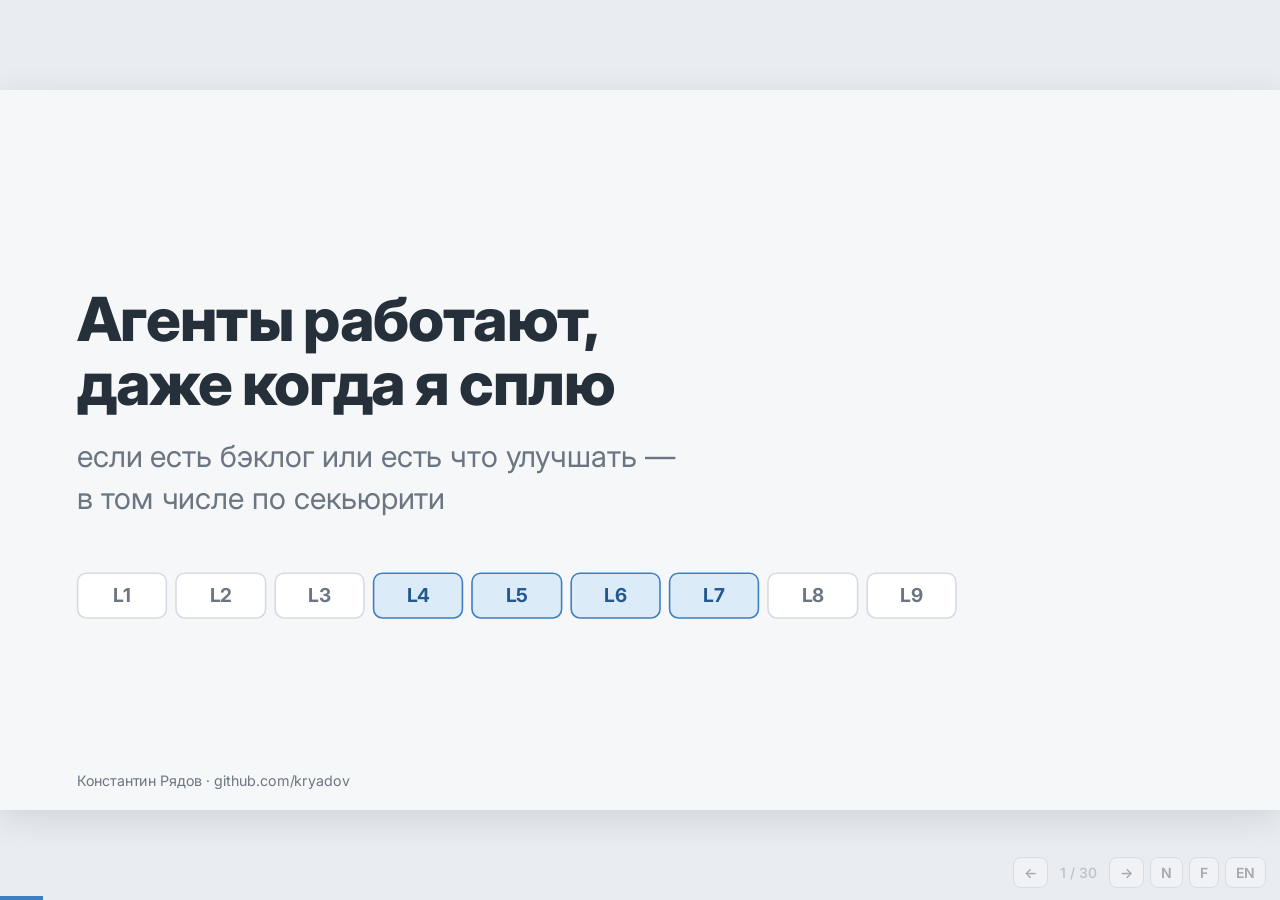
<file: index.html>
<!doctype html>
<html lang="ru">
<head>
<meta charset="utf-8">
<meta name="viewport" content="width=device-width, initial-scale=1">
<title>Агенты работают, даже когда я сплю</title>
<meta name="description" content="Агенты работают, даже когда я сплю — если есть бэклог или есть что улучшать, в том числе по секьюрити. Две игры, одна VM и 436 релизов. Подъём по лестнице AI-разработки L1→L9. Константин Рядов.">
<link rel="preconnect" href="https://fonts.googleapis.com">
<link rel="preconnect" href="https://fonts.gstatic.com" crossorigin>
<link href="https://fonts.googleapis.com/css2?family=Inter:wght@400;500;600;700;800&family=Caveat:wght@500;700&family=JetBrains+Mono:wght@400;600&display=swap" rel="stylesheet">
<link rel="stylesheet" href="deck.css">
<link rel="alternate" hreflang="en" href="en.html">
</head>
<body>
<div id="viewport"><div id="stage">

<!-- 1 -->
<section class="slide" data-title="Титул">
  <div class="grow" style="display:flex;flex-direction:column;justify-content:center">
    <h1>Агенты работают,<br>даже когда я сплю</h1>
    <p style="font-size:38px" class="muted">если есть бэклог или есть что улучшать —<br>в том числе по секьюрити</p>
    <div class="ladder" style="margin-top:48px;max-width:1100px">
      <div class="rung"><b>L1</b></div><div class="rung"><b>L2</b></div><div class="rung"><b>L3</b></div>
      <div class="rung on"><b>L4</b></div><div class="rung on"><b>L5</b></div><div class="rung on"><b>L6</b></div>
      <div class="rung on"><b>L7</b></div><div class="rung"><b>L8</b></div><div class="rung"><b>L9</b></div>
    </div>
  </div>
  <div class="footer"><span>Константин Рядов · github.com/kryadov</span><span></span></div>
  <aside class="notes">Представиться. Обещание доклада: на трёх настоящих проектах показать, как меняется работа на каждой ступеньке лестницы. Никаких «AI заменит программистов», только цифры из git log. ~1 мин.</aside>
</section>

<!-- 1-about -->
<section class="slide" data-title="Обо мне">
  <p class="kicker">обо мне</p>
  <div class="row grow" style="align-items:center;gap:64px">
    <img src="me.jpg" alt="Константин Рядов" style="width:300px;height:300px;border-radius:50%;object-fit:cover;border:6px solid #fff;box-shadow:0 6px 24px rgba(30,40,55,.15)">
    <div class="col">
      <h2 style="margin-bottom:16px">Константин Рядов</h2>
      <p style="font-size:28px;margin-bottom:12px">JVM-инженер, ставший AI-инженером: 19 лет на системном уровне — middleware и бэкофис платёжной платформы, затем безопасность JVM в Azul, теперь агенты. SDLC — моя жизнь.</p>
      <p style="font-size:28px">Сооснователь и CTO <a href="https://bulka.ai/" target="_blank" rel="noopener">Bulka.AI</a> — AI-копилот для платёжных операций.</p>
      <p class="muted" style="font-size:26px;margin:0"><a href="https://kryadov.github.io/ru/blog/" target="_blank" rel="noopener">блог</a> · <a href="https://kryadov.github.io/ru/podcast/" target="_blank" rel="noopener">подкаст</a> · <a href="https://kryadov.github.io/ru/music/" target="_blank" rel="noopener">музыка</a> · <a href="https://github.com/kryadov" target="_blank" rel="noopener">github.com/kryadov</a></p>
    </div>
    <div class="qr-card card" style="flex:0 0 auto">
      <img src="qr/site.svg" alt="QR: kryadov.github.io">
      <p><a href="https://kryadov.github.io/" target="_blank" rel="noopener">kryadov.github.io</a></p>
    </div>
  </div>
  <aside class="notes">Коротко о себе, 30 секунд. QR ведёт на сайт: там проекты, блог (в том числе про spec-driven development) и подкаст.</aside>
</section>

<!-- 1a -->
<section class="slide" data-title="Заказчики и свои проекты">
  <p class="kicker">откуда этот доклад</p>
  <h2>Для заказчиков — то, что нельзя показать.<br>Для себя — то, что можно</h2>
  <div class="row" style="align-items:flex-start">
    <div class="card col">
      <h3>Для заказчиков: внутренние продукты</h3>
      <p>Делаю AI-агентов для внутренних продуктов заказчиков. Один из публичных примеров:</p>
      <p style="font-size:24px;margin:0"><a href="https://www.azul.com/newsroom/azul-launches-ai-assistant-that-tells-it-and-security-teams-where-java-licensing-and-security-risk-is-hiding" target="_blank" rel="noopener">Azul Intelligence Cloud AI Assistant</a> <span class="muted">(23.09.2026)</span>: вопросы на естественном языке о Java в проде, где прячутся риски по лицензиям и безопасности. Режим read-only.</p>
    </div>
    <div class="card col">
      <h3>Для себя: выйти за рамки</h3>
      <p>Во всех смыслах: другой домен (игры), другой стек (3D в браузере), другие правила (никакого бюджета на инфраструктуру).</p>
      <p><b>Без цели заработать</b>: ни магазинов, ни рекламы, ни монетизации. Игры бесплатные.</p>
      <p class="note-hand" style="margin:0">Всё, что тут показываю, открыто: код, git log, демо.</p>
    </div>
  </div>
  <aside class="notes">Контраст: у заказчиков процессы и периметр, а показать можно только пресс-релиз. Свои проекты — песочница, где можно проверить то, что у заказчика проверять дорого. Агенты работают и там, и там. Обратно к заказчикам переносится процесс (и remote-vm-dev). Мостик от первого доклада (по ситуации): «Предыдущий спикер прошёл путь до магазинов. У меня траектория противоположная: никаких магазинов и денег, цель — понять, как работают агенты, когда им дают свободу». ~1.5 мин.</aside>
</section>

<!-- 1b -->
<section class="slide" data-title="Вериги">
  <p class="kicker">правила эксперимента</p>
  <h2>Вериги: $20 + $100</h2>
  <div class="row grow">
    <div class="col">
      <div class="stats" style="grid-template-columns:1fr 1fr;margin-bottom:28px">
        <div class="stat"><div class="n">$20</div><div class="l">подписка Claude Pro, с её лимитами</div></div>
        <div class="stat"><div class="n">$100</div><div class="l">OpenRouter: GLM, Kimi — open-weight модели</div></div>
      </div>
      <p>Заплатить за Max — не проблема. Проблема в том, что тогда не узнаешь главного.</p>
    </div>
    <div class="col" style="flex:.9">
      <div class="card">
        <h3>Вопрос, ради которого всё затевалось</h3>
        <p class="quote" style="font-size:30px">Для какого класса задач effort <b>medium</b> даёт то же, что <b>x-high</b>?</p>
        <p class="muted" style="margin:18px 0 0">Лимит заставляет считать: дешёвая модель и низкий effort везде, где их хватает, а дорогой — только там, где без него никак.</p>
      </div>
    </div>
  </div>
  <aside class="notes">Самоограничение как инструмент исследования. Безлимит маскирует неэффективность. Ответ на вопрос про effort — ближе к концу доклада, после двух проектов. ~1.5 мин.</aside>
</section>

<!-- 2 -->
<section class="slide" data-title="Лестница">
  <p class="kicker">карта местности</p>
  <h2 style="margin-bottom:12px">Лестница L1 → L9</h2>
  <div class="grow"><img class="ladder-img" src="l0-l9.png" alt="Лестница уровней AI-разработки: L1 ручной код, L2 бесплатные чаты, L3 платные чаты, L4 агент под присмотром, L5 полный доступ, L6 параллельные агенты, L7 команда агентов, L8 рой, L9 экосистема"></div>
  <p class="muted" style="font-size:22px;margin:8px 0 0">Девять уровней эволюции AI-разработки — по курсу Алексея Литвинова «AI-Assisted Engineering»: <a href="https://alekseilitvinau.com/edu/" target="_blank" rel="noopener">alekseilitvinau.com/edu</a></p>
  <aside class="notes">Вопрос залу: поднимите руки, кто на L1–L3 (чаты), кто на L4–L5 (агент в репозитории), кто хоть раз запускал несколько агентов параллельно. Большинство команд сейчас на L1–L3. Доклад о том, что меняется на L4–L7, и о том, что пришлось построить, чтобы туда подняться. ~2 мин.</aside>
</section>

<!-- 3 -->
<section class="slide" data-title="Три ступеньки">
  <p class="kicker">о чём доклад</p>
  <h2>Три проекта, три ступеньки</h2>
  <div class="row grow" style="align-items:stretch">
    <div class="card col">
      <span class="badge sm">L4→L5</span>
      <h3 style="margin-top:18px">Race the City</h3>
      <p class="muted">июль 2026</p>
      <p>Гонки по любому городу мира. Один агент с полным доступом, релиз каждые полчаса.</p>
      <p class="hand" style="font-size:32px">узкое место — я сам</p>
    </div>
    <div class="card col">
      <span class="badge sm">L5→L6</span>
      <h3 style="margin-top:18px">claude-remote-vm-dev</h3>
      <p class="muted">август 2026</p>
      <p>Сессии Claude Code на VM внутри периметра. Работают, пока ноутбук закрыт.</p>
      <p class="hand" style="font-size:32px">инфраструктура для следующей ступеньки</p>
    </div>
    <div class="card col">
      <span class="badge sm">L6→L7</span>
      <h3 style="margin-top:18px">itffm 🍄</h3>
      <p class="muted">сентябрь 2026</p>
      <p>Грибной лес по реальному месту. Параллельные агенты в worktree, модели по ролям.</p>
      <p class="hand" style="font-size:32px">узкое место — ревью</p>
    </div>
  </div>
  <aside class="notes">Сюжет доклада: каждый проект упирался в своё узкое место, и следующий проект появлялся из попытки это место расшить. ~1 мин.</aside>
</section>

<!-- 4 -->
<section class="slide" data-title="Race the City">
  <div class="qr-mini"><img src="qr/race-the-city.svg" alt="QR: github.com/kryadov/race-the-city">репозиторий</div>
  <p class="kicker">ступенька L4 → L5 · Race the City</p>
  <h2>Введи название города и поезжай</h2>
  <div class="row grow">
    <div class="col">
      <ul>
        <li>Low-poly версия <b>реального</b> города: дороги, дома, мосты, рельсы, вода, рельеф</li>
        <li>19 машин, соперники, заезды на время, автопилот</li>
        <li>Трафик, пешеходы, трамваи, корабли, погода, день и ночь</li>
        <li>Всё в браузере, <b>без бэкенда</b></li>
      </ul>
      <p style="margin-top:28px">▶ <a href="https://race-the-city.games" target="_blank" rel="noopener">race-the-city.games</a></p>
    </div>
    <div class="col" style="flex:.8">
      <div class="card">
        <p class="note-hand" style="margin:0 0 8px">демо вживую:</p>
        <p style="margin:0">Батуми → 🎲 случайный город → <code>V</code> неоновый вид</p>
      </div>
    </div>
  </div>
  <aside class="notes">ДЕМО 60–90 сек: открыть сайт, ввести «Batumi», проехать по набережной. Потом 🎲, чтобы попасть в случайный город. Если сеть плохая, показать кешированный город (IndexedDB). ~3 мин вместе с демо.</aside>
</section>

<!-- 5 -->
<section class="slide" data-title="RTC цифры">
  <p class="kicker">Race the City в цифрах (git log)</p>
  <h2>164 релиза за первые три дня</h2>
  <div class="stats">
    <div class="stat"><div class="n">100</div><div class="l">тегов-релизов в первый день, 16 июля</div></div>
    <div class="stat"><div class="n">435</div><div class="l">коммитов, 360 из них за первые 4 дня</div></div>
    <div class="stat"><div class="n">28.6k</div><div class="l">строк TypeScript в <code>src/</code></div></div>
    <div class="stat"><div class="n">104</div><div class="l">файла тестов (Vitest)</div></div>
  </div>
  <div class="row" style="margin-top:40px">
    <div class="col"><p><b>v0.1 → v0.149</b>: 310 тегов, каждый тег — задеплоенная сборка и GitHub Release.</p></div>
    <div class="col"><p><b>352 из 435</b> коммитов с соавтором <code>Claude Opus</code>. Мой вклад: спеки, плей-тесты и решения.</p></div>
  </div>
  <aside class="notes">Цифры из git, не из маркетинга. Подчеркнуть: релиз примерно каждые 30 минут — это не героизм, а следствие архитектуры и процесса (следующие слайды). ~1.5 мин.</aside>
</section>

<!-- 6 -->
<section class="slide" data-title="Мир как контент">
  <p class="kicker">почему это вообще возможно</p>
  <h2>Весь мир — это исходные данные</h2>
  <div class="flow" style="margin-bottom:36px">
    <div class="step"><b>Nominatim</b>«Batumi» → координаты</div><div class="arr">→</div>
    <div class="step"><b>Overpass</b>OSM в bbox 1 км</div><div class="arr">→</div>
    <div class="step"><b>Terrain Tiles</b>рельеф AWS, формат Terrarium</div><div class="arr">→</div>
    <div class="step"><b>Three.js</b>меши, коллизии, граф дорог</div><div class="arr">→</div>
    <div class="step"><b>IndexedDB</b>город в кеше</div>
  </div>
  <div class="row">
    <div class="card col"><h3>Что даёт</h3><ul><li>Бесконечный контент без левел-дизайнеров</li><li>Агенту есть с чем работать: формат данных стандартный и хорошо описанный</li></ul></div>
    <div class="card col"><h3>Подвох</h3><ul><li>Overpass отвечает 429 → таймаут 30 с, три зеркала, протухший кеш как запасной вариант</li><li>Грязные данные: вода на 4 м выше реки, мосты без высоты</li></ul></div>
  </div>
  <aside class="notes">Ключевая мысль для AI-части: агенту проще всего там, где данные открытые и формат стандартный. OSM — идеальный «контент», который не надо рисовать. Тот же приём потом переедет в itffm. ~2 мин.</aside>
</section>

<!-- 7 -->
<section class="slide" data-title="Без сервера: почему">
  <p class="kicker">архитектура, не про агентов</p>
  <h2>OSM + высоты + погода без сервера</h2>
  <div class="flow" style="margin-bottom:30px">
    <div class="step"><b>openstreetmap.org</b>Nominatim, Overpass</div>
    <div class="step"><b>AWS Terrain Tiles</b>S3, Terrarium PNG</div>
    <div class="step"><b>Open-Meteo</b>живая погода</div>
    <div class="arr">→</div>
    <div class="step" style="flex:1.3;border-color:var(--blue)"><b>браузер</b>Three.js + IndexedDB, статика на Pages</div>
  </div>
  <div class="stats" style="grid-template-columns:repeat(3,1fr)">
    <div class="card"><h3>$0 и ноль ops</h3><p style="margin:0">Нечего мониторить, патчить и масштабировать. Нагрузку раздаёт CDN, данные отдают открытые API. <b>Нет счёта за инфраструктуру → не нужно монетизировать.</b></p></div>
    <div class="card"><h3>Нечего утечь</h3><p style="margin:0">Нет базы, нет аккаунтов, нет секретов. Прогресс игрока остаётся в его браузере.</p></div>
    <div class="card"><h3>Деплой = тег</h3><p style="margin:0">Откат — на предыдущий тег. Форк — и у тебя своя копия игры, тоже бесплатно.</p></div>
  </div>
  <aside class="notes">Этот блок не про агентов, а про архитектуру в целом. Публичные API без ключей с CORS превращают браузер в полноценный клиент к данным всего мира. Сервер нужен, только если надо хранить чужие данные или прятать ключи. Здесь не надо ни то, ни другое. ~2 мин.</aside>
</section>

<!-- 7b -->
<section class="slide" data-title="Без сервера: правила">
  <p class="kicker">чтобы это работало, а не падало</p>
  <h2>Цена: ты гость в чужой инфраструктуре</h2>
  <div class="row grow">
    <div class="col">
      <ul>
        <li><b>Только API без ключей.</b> Ключ в статике сразу становится публичным</li>
        <li><b>Уважай usage policy.</b> Nominatim: 1 запрос в секунду; Overpass отвечает 429</li>
        <li><b>Кеш обязателен.</b> Город, загруженный один раз, живёт в IndexedDB</li>
        <li><b>Зеркала и таймауты.</b> 3 Overpass-зеркала, 30 с, протухший кеш как запасной</li>
        <li><b>Честный fallback.</b> Нет рельефа → плоская земля; нет OSM → процедурный лес</li>
        <li><b>Атрибуция.</b> Данные OSM под ODbL, © OpenStreetMap contributors</li>
      </ul>
    </div>
    <div class="col" style="flex:.7">
      <div class="card">
        <h3>И бонус для агентов</h3>
        <p>Нет сервера → нет миграций, окружений и секретов. Агенту можно доверить релиз целиком.</p>
        <p class="muted" style="margin:0">Границы слоёв записаны в <code>AGENTS.md</code>: <code>geo/</code> не знает про Three.js, <code>world/</code> не знает про сеть.</p>
      </div>
    </div>
  </div>
  <aside class="notes">Подвох бессерверной архитектуры: твоя доступность — это доступность чужих бесплатных сервисов. Отсюда кеш, зеркала и fallback на каждом шаге. Это паттерн, применимый далеко за пределами игр: дашборды, карты, визуализации открытых данных. ~2 мин.</aside>
</section>

<!-- 8 -->
<section class="slide" data-title="Релиз каждые 30 минут">
  <p class="kicker">темп как часть архитектуры</p>
  <h2>Релиз каждые ~30 минут — и не развалиться</h2>
  <div class="row grow">
    <div class="card col"><h3>Версия = деплой</h3><p>Каждый bump — тег, Release и запись в <code>CHANGELOG.md</code> с пометкой 👀 «что проверить при плей-тесте».</p></div>
    <div class="card col"><h3>boot-check</h3><p>Тесты зелёные, типы чистые, сборка прошла — а на экране чёрный экран. Headless Chrome грузит собранное приложение и падает, если оно не стартовало.</p></div>
    <div class="card col"><h3>TODO как живой бэклог</h3><p>Плей-тест → баг записан сразу → «сначала баги, потом полировка». Роадмапа на бумаге нет.</p></div>
  </div>
  <aside class="notes">История boot-check: временная мёртвая зона (TDZ) в main.ts. Ни один unit-тест не грузит main.ts, поэтому всё было зелёным, а игра не запускалась. После этого проверка стала обязательной для любой правки, которая трогает main. ~2 мин.</aside>
</section>

<!-- 9 -->
<section class="slide" data-title="Где агент ошибался">
  <p class="kicker">кто на самом деле писал коллизии</p>
  <h2>Где агент ошибался — и как это ловили</h2>
  <div class="row grow">
    <div class="col">
      <p class="quote">«Невидимая стена посреди обычной дороги»<br><span class="muted" style="font-size:26px">баг-репорт с плей-теста, Париж, остров Сите, v0.148.1</span></p>
      <ul style="margin-top:28px">
        <li>Агент добавил в паузу отладочный readout: <code>solid: quay@1.3m</code></li>
        <li>Причина: ограничение по набережной было только снизу. 1593 стены → 25</li>
        <li>Тот же класс бага всплыл <b>в третий раз</b></li>
      </ul>
    </div>
    <div class="col" style="flex:.75">
      <div class="card">
        <h3>Вывод</h3>
        <p>Инвариант записан прямо в TODO: <b>solid ⇒ visible</b>.</p>
        <p class="muted" style="margin:0">Агент не помнит прошлую сессию. Помнит репозиторий: AGENTS.md, TODO, CHANGELOG, тесты.</p>
      </div>
    </div>
  </div>
  <aside class="notes">Человек нашёл баг глазами, агент сделал инструмент диагностики и нашёл причину. Важно: чтобы ошибка не повторилась в четвёртый раз, её надо записать туда, где агент её прочитает. ~2 мин.</aside>
</section>

<!-- 10 -->
<section class="slide" data-title="Спека → план → код">
  <p class="kicker">процесс L4 → L5</p>
  <h2>Спека → план → код → релиз</h2>
  <div class="flow" style="margin-bottom:40px">
    <div class="step"><b>brainstorm</b>диалог: что строим и зачем</div><div class="arr">→</div>
    <div class="step"><b>spec</b><code>docs/superpowers/specs</code></div><div class="arr">→</div>
    <div class="step"><b>plan</b>задачи с тестами</div><div class="arr">→</div>
    <div class="step"><b>code + TDD</b>агент</div><div class="arr">→</div>
    <div class="step"><b>play-test</b>человек</div>
  </div>
  <div class="row">
    <div class="card col"><h3>Делегировалось</h3><ul><li>Код, тесты, рефакторинг</li><li>Релизы, CHANGELOG</li><li>Диагностика по репорту</li></ul></div>
    <div class="card col"><h3>Оставалось за мной</h3><ul><li>Что строим и в каком порядке</li><li>«Посмотреть глазами»</li><li>Когда остановиться</li></ul></div>
    <div class="card col"><h3>Бонус: агент в CI</h3><p>Комментарий <code>/oc</code> в issue или PR → opencode на GLM через OpenRouter, с теми же superpowers-скиллами.</p></div>
  </div>
  <aside class="notes">8 спек и 4 плана за проект. Superpowers-скиллы задают процесс. Бонус: дешёвая модель в GitHub Actions отвечает на /oc. Это первый шаг к «агенту, который работает без меня». ~2 мин.</aside>
</section>

<!-- 11 -->
<section class="slide" data-title="Узкое место — я">
  <p class="kicker">почему понадобилась следующая ступенька</p>
  <h2>Узкое место — я и мой ноутбук</h2>
  <div class="row grow">
    <div class="col" style="flex:1.6">
      <div class="bars" id="hours-chart" aria-label="Коммиты Race the City по часам суток"></div>
      <div class="hours" id="hours-axis"></div>
      <p class="muted" style="font-size:22px;margin-top:10px">Коммиты Race the City по часу суток, всего 435</p>
    </div>
    <div class="col">
      <p><b class="mono" style="color:var(--blue-ink);font-size:44px">137</b> коммитов — с полуночи до 7 утра.</p>
      <p>Сессия агента живёт, пока открыт ноутбук. Закрыл крышку — работа встала.</p>
      <p class="note-hand">Агенты должны работать, пока я сплю. А не я вместе с ними.</p>
    </div>
  </div>
  <aside class="notes">Честный слайд: треть коммитов ночью. Один агент, и я его единственный оператор. Масштабироваться можно было только за счёт сна. Отсюда следующий проект. ~1.5 мин.</aside>
</section>

<!-- 12 -->
<section class="slide" data-title="claude-remote-vm-dev">
  <div class="qr-mini"><img src="qr/remote-vm.svg" alt="QR: github.com/kryadov/claude-remote-vm-dev">репозиторий</div>
  <p class="kicker">ступенька L5 → L6 · claude-remote-vm-dev</p>
  <h2>Сессии Claude Code на VM внутри периметра</h2>
  <div class="row grow">
    <div class="col">
      <ul>
        <li><b>tmux</b> держит каждую сессию, <b>systemd + linger</b> переживают дисконнект и ребут</li>
        <li>Каждая сессия — свой <b>git worktree</b> и своя ветка: агенты не делят индекс</li>
        <li><code>rd-tui</code>: список сессий, attach, stop, новая</li>
        <li>Провайдер на выбор: <b>Vertex AI</b>, <b>Bedrock</b>, <b>Anthropic API</b></li>
        <li>GitLab и GitHub, включая Enterprise Server</li>
      </ul>
    </div>
    <div class="col" style="flex:.8">
      <div class="card" style="font-family:'JetBrains Mono',monospace;font-size:21px;line-height:1.55;background:#1f2731;color:#dfe7ef;border-color:#1f2731">
        $ rd-start backend --session new-search<br>
        $ rd-start backend --session login-fix \<br>&nbsp;&nbsp;&nbsp;&nbsp;--type bugfix<br>
        $ rd-start backend --session try \<br>&nbsp;&nbsp;&nbsp;&nbsp;--provider bedrock<br>
        <span style="color:#8fb7de"># закрыть ноутбук 💤</span><br>
        $ rd-list --all
      </div>
      <p style="margin-top:20px;font-size:24px"><a href="https://github.com/kryadov/claude-remote-vm-dev" target="_blank" rel="noopener">github.com/kryadov/claude-remote-vm-dev</a></p>
    </div>
  </div>
  <aside class="notes">Типичный цикл: запустил сессию, дал задачу, закрыл ноутбук. Утром VS Code Remote-SSH для диффов, rd-attach, чтобы ответить на вопросы агента, потом MR. Можно показать gif rd-tui из README. ~2.5 мин.</aside>
</section>

<!-- 13 -->
<section class="slide" data-title="Для компаний">
  <p class="kicker">почему VM, а не просто облачный агент</p>
  <h2>Для корпоративной разработки</h2>
  <div class="row grow">
    <div class="card col"><h3>Периметр</h3><p>Код и токены не уезжают из сети организации. VM — граница изоляции, агент спокойно гоняет <code>docker compose</code>.</p></div>
    <div class="card col"><h3>Секреты</h3><p>Креды провайдера лежат в файле с правами 0600. В tmux уходит только <b>имя</b> провайдера, в <code>ps</code> их не видно.</p></div>
    <div class="card col"><h3>Грабли Bedrock</h3><p>Без закреплённых моделей алиас <code>opus</code> тихо падает на младшую модель. WebSearch там недоступен.</p></div>
  </div>
  <p class="note-hand" style="margin-top:28px">Один bootstrap-скрипт, идемпотентный. Спека 15 августа, рабочая версия через две недели. Тоже с агентом.</p>
  <aside class="notes">Для тех, у кого «нам нельзя в облако»: вот как поднять L6 внутри периметра. ~1.5 мин.</aside>
</section>

<!-- 13b -->
<section class="slide" data-title="Секьюрити">
  <div class="qr-mini"><img src="qr/security-commit.svg" alt="QR: коммит 1fd1933 в kryadov/race-the-city">коммит</div>
  <p class="kicker">«в том числе по секьюрити»</p>
  <h2>Что дать агенту, пока сплю: npm audit 9 → 0</h2>
  <div class="row grow">
    <div class="col">
      <p><a href="https://github.com/kryadov/race-the-city/commit/1fd1933ab31d3de35b931636b2fdaaa007c23a72" target="_blank" rel="noopener">race-the-city v0.149.1</a>, 15 октября 2026, один коммит:</p>
      <ul>
        <li><b>9 уязвимостей → 0</b>: 2 critical, 3 high, 4 moderate, все в dev/build-тулчейне</li>
        <li>Vite 5 → 8, Vitest 2 → 5: RCE в tinypool, path traversal в @vitest/mocker, утечка в dev-сервере esbuild</li>
        <li>Breaking change починен по дороге: Vite 8 собирает на Rolldown, <code>manualChunks</code> → <code>codeSplitting</code></li>
        <li><code>boot-check</code> получил <code>BOOT_CHECK_PORT</code>, чтобы параллельные чекауты не конфликтовали</li>
      </ul>
    </div>
    <div class="col" style="flex:.7">
      <div class="card">
        <h3>Почему это идеальная задача на ночь</h3>
        <ul><li>Чёткий критерий: <code>npm audit</code> = 0</li><li>Страховка: тесты + boot-check</li><li>Скучно человеку, не скучно агенту</li></ul>
        <p class="muted" style="margin:14px 0 0">В CHANGELOG: 👀 «ничего не должно выглядеть иначе».</p>
      </div>
    </div>
  </div>
  <aside class="notes">Раскрываем подзаголовок доклада. Бэклог и секьюрити-апдейты — лучшие задачи для фоновой работы агента: критерий готовности формальный, проверка автоматическая, мажорные апдейты с breaking changes агент проходит сам. Утром смотришь на зелёный CI и одну строку в changelog. ~2 мин.</aside>
</section>

<!-- 14 -->
<section class="slide" data-title="itffm">
  <div class="qr-mini"><img src="qr/itffm.svg" alt="QR: github.com/kryadov/itffm">репозиторий</div>
  <p class="kicker">ступенька L6 → L7 · itffm 🍄</p>
  <h2>Тихая прогулка по настоящему лесу</h2>
  <div class="row grow">
    <div class="col">
      <ul>
        <li>Игра от первого лица про сбор грибов плюс энциклопедия</li>
        <li>Лес строится по реальному месту: <b>тот же OSM + Terrain Tiles</b></li>
        <li>Подберёзовик растёт под берёзой, вешенка на валежнике</li>
        <li>Хижина, костёр, рыбалка, квесты, квадрокоптер, шахта</li>
      </ul>
      <p style="margin-top:24px">▶ <a href="https://kryadov.github.io/itffm/" target="_blank" rel="noopener">kryadov.github.io/itffm</a></p>
    </div>
    <div class="col" style="flex:.9">
      <div class="card">
        <h3>3D-моделей нет вообще</h3>
        <p class="mono" style="font-size:21px;line-height:1.6;margin:0">data/species/*.yaml<br>&nbsp;├─ morphology → 3D-модель<br>&nbsp;├─ ecology &nbsp;&nbsp;→ где и когда растёт<br>&nbsp;└─ name/text &nbsp;→ энциклопедия</p>
        <p style="margin-top:16px;margin-bottom:0">Новый вид — это строчка данных, а не задача для 3D-художника.</p>
      </div>
    </div>
  </div>
  <aside class="notes">ДЕМО 60 сек: зайти в лес, найти гриб, взять в руки, повернуть, открыть энциклопедию. Параллель с RTC: там OSM вместо левел-дизайнера, здесь YAML вместо 3D-художника. Агенту проще генерировать данные и генераторы, чем ассеты. ~3 мин с демо.</aside>
</section>

<!-- 15 -->
<section class="slide" data-title="itffm цифры">
  <p class="kicker">itffm в цифрах (git log)</p>
  <h2>17 дней от спеки до v0.103</h2>
  <div class="stats">
    <div class="stat"><div class="n">375</div><div class="l">коммитов, 150 из них за второй день</div></div>
    <div class="stat"><div class="n">126</div><div class="l">тегов-релизов, v0.1 → v0.103</div></div>
    <div class="stat"><div class="n">57</div><div class="l">видов в YAML: грибы, ягоды, травы, находки</div></div>
    <div class="stat"><div class="n">109</div><div class="l">файлов тестов, 25k строк TS</div></div>
  </div>
  <div class="row" style="margin-top:40px">
    <div class="col"><p><b>9 спек, 6 планов</b>. Спека начинается с раздела 0: «где код оказался умнее спеки».</p></div>
    <div class="col"><p>Перенесено из RTC без изменений: <code>boot-check</code>, CHANGELOG, FEATURES.md, деплой по тегу.</p></div>
  </div>
  <aside class="notes">Второй проект быстрее стартует, потому что процесс уже отлажен и переносится как набор файлов: CLAUDE.md, boot-check, changelog-дисциплина. ~1.5 мин.</aside>
</section>

<!-- 15b -->
<section class="slide" data-title="Карта без края">
  <p class="kicker">побочный эффект №1</p>
  <h2>«А можно карту побольше?» → бесконечный лес</h2>
  <div class="flow" style="margin-bottom:34px">
    <div class="step"><b>Race the City, v0.92</b>мир — квадрат 2×2 км вокруг центра, на краю пустота</div><div class="arr">→</div>
    <div class="step"><b>просьба игроков</b>«расширьте радиус от центра»</div><div class="arr">→</div>
    <div class="step"><b>itffm, 10 сентября</b>лес нарезается чанками, ходи в любую сторону</div>
  </div>
  <div class="row">
    <div class="card col">
      <h3>Как это решалось</h3>
      <p style="margin:0">Брейншторм вечером, дальше <b>6 часов автономной работы</b>, пока я спал. В спеке записано: решения, не утверждённые до сна, агент принимает консервативно и выносит в follow-up, а не угадывает.</p>
    </div>
    <div class="card col">
      <h3>Что получилось</h3>
      <p style="margin:0">Чанк, для которого OSM или рельеф не загрузились, достраивается процедурно с того же seed. Стены нет, ошибки на экране нет.</p>
    </div>
  </div>
  <aside class="notes">Просьба «расширить радиус» в гонке выросла в целую архитектуру в другой игре. И это первый случай, когда агент заметное время работал без меня. Ровно для этого и строилась VM. Цитата из docs/superpowers/specs/2026-09-10-infinite-world-design.md. ~2 мин.</aside>
</section>

<!-- 16 -->
<section class="slide" data-title="L7: 11 сентября">
  <p class="kicker">L6 → L7 на практике · itffm, git log</p>
  <h2>11 сентября: одно решение, семь веток</h2>
  <div class="row grow" style="gap:48px">
    <div class="col" style="flex:1.25">
      <div class="tl">
        <div class="tl-row tl-plan"><span class="tl-t">06:04</span><span class="tl-d"></span><span class="tl-x"><b>план:</b> 11 баг-репортов с плей-теста + старые TODO одной пачкой → моё решение: параллельно</span></div>
        <div class="tl-row"><span class="tl-t">06:12</span><span class="tl-d"></span><span class="tl-x">убран экран дисклеймера, мешавший на мобильных</span></div>
        <div class="tl-row"><span class="tl-t">06:22</span><span class="tl-d"></span><span class="tl-x">рельсы проваливались в рельеф, деревья росли сквозь путь</span></div>
        <div class="tl-row"><span class="tl-t">06:25</span><span class="tl-d"></span><span class="tl-x">швы земли между чанками</span></div>
        <div class="tl-row"><span class="tl-t">06:27</span><span class="tl-d"></span><span class="tl-x">коллизия двери хижины</span></div>
        <div class="tl-row"><span class="tl-t">06:38</span><span class="tl-d"></span><span class="tl-x">Esc открывает меню паузы</span></div>
        <div class="tl-row"><span class="tl-t">06:42</span><span class="tl-d"></span><span class="tl-x">синтезированный звук воды: ручей слышно раньше, чем видно</span></div>
        <div class="tl-row"><span class="tl-t">06:54</span><span class="tl-d"></span><span class="tl-x">perf: отсечение по дистанции</span></div>
      </div>
      <p class="muted" style="font-size:19px;margin:12px 0 0">каждая строка после плана — мерж своей ветки <code>worktree-agent-&lt;id&gt;</code></p>
    </div>
    <div class="col" style="flex:.8">
      <div class="card" style="margin-bottom:20px">
        <h3>Моё — одно решение</h3>
        <ul><li>собрать репорты в один план</li><li>увидеть, что задачи независимы</li><li>сказать «параллельно»</li></ul>
      </div>
      <div class="card" style="border-color:var(--blue)">
        <h3>Claude Code — всё остальное</h3>
        <ul><li>7 субагентов в одном сообщении</li><li>7 worktree и 7 веток</li><li>тесты в каждой, 7 мержей по одной</li></ul>
      </div>
    </div>
  </div>
  <aside class="notes">Распараллелить попросил я сам, но дальше всё сделал инструмент. Основная сессия — оркестратор: она вызывает Agent tool с isolation: worktree, Claude Code создаёт каждому субагенту свой git worktree и ветку worktree-agent-&lt;id&gt;. Субагент стартует с чистым контекстом, делает задачу, гоняет тесты и возвращает короткий отчёт. Оркестратор мержит ветки по одной. Порядок задаёт superpowers: dispatching-parallel-agents, subagent-driven-development. Модели по ролям: в itffm Opus 5/5.5 соавтор 53 коммитов (спеки, планы, сложное), Sonnet 5 — 280 (исполнение). Дорогая модель думает, быстрая делает. ~2.5 мин.</aside>
</section>

<!-- 16b -->
<section class="slide" data-title="L7: два оркестратора">
  <p class="kicker">что на самом деле поменялось между L6 и L7</p>
  <h2>Один примитив — <code style="font-size:.8em">git worktree</code> — и два оркестратора</h2>
  <div class="row" style="align-items:stretch">
    <div class="card col">
      <span class="badge sm">L6</span>
      <h3 style="margin-top:16px">claude-remote-vm-dev</h3>
      <p class="mono" style="font-size:20px;line-height:1.6;background:#eef2f6;border-radius:10px;padding:12px 16px">я → rd-start … --session A<br>я → rd-start … --session B<br>я → rd-start … --session C</p>
      <p style="margin:0">Worktree на каждую сессию написал <b>я</b>. Сколько агентов и над чем — решает <b>человек</b>.</p>
    </div>
    <div class="card col" style="border-color:var(--blue)">
      <span class="badge sm">L7</span>
      <h3 style="margin-top:16px">itffm, Claude Code</h3>
      <p class="mono" style="font-size:20px;line-height:1.6;background:#eef2f6;border-radius:10px;padding:12px 16px">я → «параллельно»<br>агент → Agent(isolation: worktree) ×7<br>агент → merge ×7</p>
      <p style="margin:0">Worktree создаёт <b>инструмент</b>. Как разложить работу — решает <b>агент</b>, я только разрешаю.</p>
    </div>
  </div>
  <div class="row" style="margin-top:28px;align-items:center;gap:24px">
    <p style="margin:0;flex:0 0 auto"><b>Где запущен агент — уже не важно:</b></p>
    <div class="flow" style="flex:1">
      <div class="step"><b>своя VM</b>tmux + systemd</div>
      <div class="step"><b>облако</b>claude.ai/code</div>
      <div class="step"><b>телефон</b>пульт к любой из них</div>
    </div>
  </div>
  <aside class="notes">Главная мысль: L7 мне дал инструмент, а не я его построил. Моя работа на этой ступеньке — сделать задачи независимыми и проверяемыми: план, тесты, boot-check, CLAUDE.md с общими правилами для всех семерых. Сессии запускал и с компа, и с телефона — по-всякому. Где ломается: горячие файлы (main.ts, CHANGELOG) дают конфликты при мерже; общие ресурсы вроде портов (отсюда BOOT_CHECK_PORT в Race the City «чтобы параллельные чекауты не конфликтовали»); каждый субагент стартует с нуля и платит токенами за контекст; ревью семи веток всё равно на человеке. ~2 мин.</aside>
</section>

<!-- 17 -->
<section class="slide" data-title="Что осталось человеку">
  <p class="kicker">новое узкое место</p>
  <h2>Что тесты не ловят</h2>
  <div class="row grow">
    <div class="col">
      <ul>
        <li>Вешенка рисовалась плоским блином: генератор ставил ножку по центру</li>
        <li>Химеры: шляпка 25 см на ножке 6 см</li>
        <li>243 гриба по 5 мешей → тысяча draw calls, повис даже headless-браузер</li>
      </ul>
      <p style="margin-top:24px">Ответ — инструмент «посмотреть глазами»: <code>npm run silhouette-sheet</code>, все силуэты видов на одном листе.</p>
    </div>
    <div class="col" style="flex:.75">
      <div class="card">
        <h3>Узкое место сместилось</h3>
        <p>С «написать код» на «проверить результат».</p>
        <p class="muted" style="margin:0">Агенты пишут быстрее, чем я успеваю посмотреть. Ревью и визуальная проверка — это теперь главная работа человека.</p>
      </div>
    </div>
  </div>
  <aside class="notes">Все три примера записаны в разделе 0 дизайн-документа. Ни один unit-тест их бы не поймал, нужен был глаз. Поэтому стоит строить инструменты, которые сжимают проверку: контактный лист, boot-check, отладочный readout в паузе. ~2 мин.</aside>
</section>

<!-- 17b -->
<section class="slide" data-title="Effort">
  <p class="kicker">возвращаемся к вопросу про вериги</p>
  <h2>Medium или x-high: зависит от класса задачи</h2>
  <table>
    <tr><th>класс задачи</th><th>пример</th><th>гипотеза</th></tr>
    <tr><td><b>Исполнение по плану</b></td><td>задача из плана с готовыми тестами</td><td>medium ≈ x-high, а часто хватает и GLM/Kimi</td></tr>
    <tr><td><b>Механика по образцу</b></td><td>ещё одна машина, ещё один вид гриба в YAML</td><td>medium ≈ x-high</td></tr>
    <tr><td><b>Диагностика</b></td><td>невидимая стена на набережной, третий раз</td><td>x-high окупается</td></tr>
    <tr><td><b>Спека и план</b></td><td>бесконечный мир, квесты, шахта</td><td>x-high и дорогая модель</td></tr>
  </table>
  <p class="note-hand" style="margin-top:26px">Чем лучше спека и тесты, тем меньше нужен effort на исполнении. Платишь один раз на этапе плана.</p>
  <aside class="notes">Здесь — собственные наблюдения: на каких задачах разница между medium и x-high была заметна, а на каких нет. Проверка: одна и та же задача, два прогона, сравнение по тестам, boot-check и глазами. Та же логика в itffm: Opus пишет план, Sonnet по нему исполняет. ~2 мин.</aside>
</section>

<!-- 17c -->
<section class="slide" data-title="Лес на синке">
  <p class="kicker">побочный эффект №2</p>
  <h2>Лес на шаренном экране против крика на синке</h2>
  <div class="row grow">
    <div class="col">
      <p>Синк стартапа. Фаундеры орут друг на друга. Кто-то шарит экран, а там тихий лес: шаги, птицы, ручей, гриб под берёзой.</p>
      <p>Градус спадает.</p>
      <p class="note-hand" style="font-size:44px">Такого в спеке не было.</p>
    </div>
    <div class="col" style="flex:.8">
      <div class="card">
        <h3>Вывод для продукта</h3>
        <p style="margin:0">Ценность находится там, где её не планировал. Дешёвый релиз (тег → Pages) позволяет быстро показать вещь людям и посмотреть, как они используют её на самом деле.</p>
      </div>
    </div>
  </div>
  <aside class="notes">Реальная история, рассказать вживую. Лёгкий слайд перед итогами. ~1 мин.</aside>
</section>

<!-- 18 -->
<section class="slide" data-title="Сравнение">
  <p class="kicker">итого по ступенькам</p>
  <h2>Что поменялось от проекта к проекту</h2>
  <table>
    <tr><th></th><th>Race the City</th><th>remote-vm-dev</th><th>itffm</th></tr>
    <tr><td><b>Ступенька</b></td><td>L4 → L5</td><td>L5 → L6</td><td>L6 → L7</td></tr>
    <tr><td><b>Агентов</b></td><td>один, в моём терминале</td><td>N сессий на VM</td><td>субагенты в worktree + облако</td></tr>
    <tr><td><b>Модели</b></td><td>Opus на всё</td><td>любой провайдер</td><td>Opus планирует, Sonnet делает</td></tr>
    <tr><td><b>Память</b></td><td>AGENTS.md, TODO</td><td>ветка = сессия</td><td>CLAUDE.md, спеки с разделом 0</td></tr>
    <tr><td><b>Узкое место</b></td><td>мой сон</td><td>ноутбук</td><td>ревью и «посмотреть глазами»</td></tr>
  </table>
  <aside class="notes">Сводная таблица — сфотографировать её и уйти. ~1 мин.</aside>
</section>

<!-- 19 -->
<section class="slide" data-title="Забрать с собой">
  <p class="kicker">что можно унести в свою команду завтра</p>
  <h2>Пять правил</h2>
  <ul style="font-size:32px">
    <li><b>Спека до кода.</b> Агент исполняет план. Пустой промпт порождает импровизацию</li>
    <li><b>Контракт в репозитории.</b> AGENTS.md / CLAUDE.md, инварианты, грабли. Агент не помнит, репозиторий помнит</li>
    <li><b>Проверка запуска, а не только тестов.</b> boot-check ловит то, что зелёный CI пропускает</li>
    <li><b>Один агент — один worktree.</b> Без этого параллельность превращается в конфликты</li>
    <li><b>Инструменты для глаз.</b> Сжимайте ревью: контактные листы, readout, 👀 в changelog</li>
  </ul>
  <aside class="notes">Главный слайд для практиков. ~1.5 мин.</aside>
</section>

<!-- 20 -->
<section class="slide" data-title="L8–L9">
  <p class="kicker">что дальше</p>
  <h2>L8 и L9: рой и экосистема</h2>
  <div class="row grow">
    <div class="col">
      <div class="ladder" style="margin-bottom:36px">
        <div class="rung on"><b>L5</b>полный доступ</div>
        <div class="rung on"><b>L6</b>параллельно</div>
        <div class="rung me"><b>L7</b>я здесь</div>
        <div class="rung"><b>L8</b>рой</div>
        <div class="rung"><b>L9</b>экосистема</div>
      </div>
      <p>Чтобы подняться выше, нужно не больше агентов, а <b>автоматическая проверка</b>: агент-ревьюер, визуальная регрессия, плей-тест ботом.</p>
    </div>
    <div class="col" style="flex:.8">
      <div class="card">
        <h3>Из бэклога</h3>
        <ul><li>Живая погода и сезонность из реальных данных</li><li>Новые слои OSM</li><li>LAN-мультиплеер в RTC (ветка уже есть)</li><li>Фото видов через ETL в itffm</li></ul>
      </div>
    </div>
  </div>
  <aside class="notes">Честно: L8–L9 у меня пока нет. Пока ревью делает человек, количество агентов упирается в человека. Затравка на следующий доклад. ~1.5 мин.</aside>
</section>

<!-- 21 -->
<section class="slide" data-title="Вопросы">
  <div class="grow" style="display:flex;flex-direction:column;justify-content:center">
    <p class="kicker">спасибо!</p>
    <h1>Вопросы?</h1>
    <div class="row" style="margin-top:8px;gap:28px">
      <div class="card col qr-card"><img src="qr/race-the-city.svg" alt="QR: github.com/kryadov/race-the-city"><h3>🚗 Race the City</h3><p><a href="https://github.com/kryadov/race-the-city" target="_blank" rel="noopener">kryadov/race-the-city</a><br><span class="muted">играть: race-the-city.games</span></p></div>
      <div class="card col qr-card"><img src="qr/itffm.svg" alt="QR: github.com/kryadov/itffm"><h3>🍄 itffm</h3><p><a href="https://github.com/kryadov/itffm" target="_blank" rel="noopener">kryadov/itffm</a><br><span class="muted">играть: kryadov.github.io/itffm</span></p></div>
      <div class="card col qr-card"><img src="qr/remote-vm.svg" alt="QR: github.com/kryadov/claude-remote-vm-dev"><h3>🖥 remote VM</h3><p><a href="https://github.com/kryadov/claude-remote-vm-dev" target="_blank" rel="noopener">kryadov/claude-remote-vm-dev</a></p></div>
      <div class="card col qr-card"><img src="qr/slides.svg" alt="QR: kryadov.github.io/agents-while-i-sleep"><h3>📑 Слайды</h3><p><a href="https://kryadov.github.io/agents-while-i-sleep/" target="_blank" rel="noopener">kryadov.github.io/agents-while-i-sleep</a></p></div>
    </div>
    <p class="muted" style="margin-top:24px;font-size:24px">Константин Рядов · github.com/kryadov</p>
  </div>
  <aside class="notes">~2 мин на вопросы. Заготовки ответов: стоимость (подписка или API), качество кода (28k строк, strict TS, 100+ тестов), что делать, если компании нельзя в облако (VM + Bedrock или Vertex в своём аккаунте).</aside>
</section>

</div></div>

<div id="progress"></div>
<div id="notes-panel"><div class="t" id="notes-title"></div><div id="notes-body"></div></div>
<div id="nav"><button id="prev" aria-label="Назад">←</button><span id="counter"></span><button id="next" aria-label="Вперёд">→</button><button id="notes-btn">N</button><button id="fs-btn">F</button><a id="lang" data-href="en.html" href="en.html" hreflang="en" lang="en" title="English (L)">EN</a></div>

<script src="deck.js"></script>
</body>
</html>
</file>
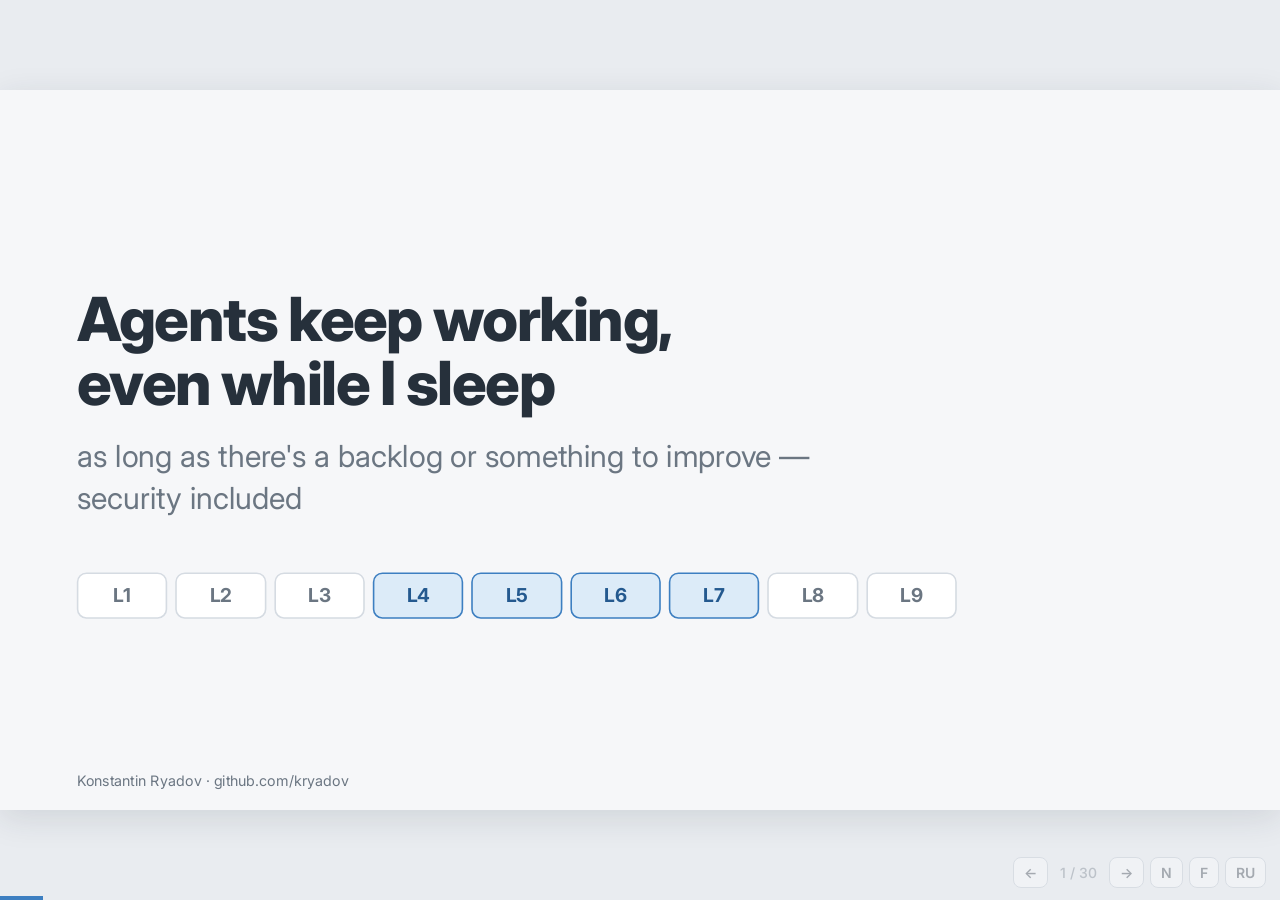
<file: en.html>
<!doctype html>
<html lang="en">
<head>
<meta charset="utf-8">
<meta name="viewport" content="width=device-width, initial-scale=1">
<title>Agents keep working while I sleep</title>
<meta name="description" content="Agents keep working while I sleep — as long as there's a backlog or something to improve, security included. Two games, one VM and 436 releases. Climbing the AI-development ladder from L1 to L9. Konstantin Ryadov.">
<link rel="preconnect" href="https://fonts.googleapis.com">
<link rel="preconnect" href="https://fonts.gstatic.com" crossorigin>
<link href="https://fonts.googleapis.com/css2?family=Inter:wght@400;500;600;700;800&family=Caveat:wght@500;700&family=JetBrains+Mono:wght@400;600&display=swap" rel="stylesheet">
<link rel="stylesheet" href="deck.css">
<link rel="alternate" hreflang="ru" href="index.html">
</head>
<body>
<div id="viewport"><div id="stage">

<!-- 1 -->
<section class="slide" data-title="Title">
  <div class="grow" style="display:flex;flex-direction:column;justify-content:center">
    <h1>Agents keep working,<br>even while I sleep</h1>
    <p style="font-size:38px" class="muted">as long as there's a backlog or something to improve —<br>security included</p>
    <div class="ladder" style="margin-top:48px;max-width:1100px">
      <div class="rung"><b>L1</b></div><div class="rung"><b>L2</b></div><div class="rung"><b>L3</b></div>
      <div class="rung on"><b>L4</b></div><div class="rung on"><b>L5</b></div><div class="rung on"><b>L6</b></div>
      <div class="rung on"><b>L7</b></div><div class="rung"><b>L8</b></div><div class="rung"><b>L9</b></div>
    </div>
  </div>
  <div class="footer"><span>Konstantin Ryadov · github.com/kryadov</span><span></span></div>
  <aside class="notes">Introduce myself. The promise of the talk: three real projects showing how the work changes on each rung of the ladder. No “AI will replace programmers” — only numbers from git log. ~1 min.</aside>
</section>

<!-- 1-about -->
<section class="slide" data-title="About me">
  <p class="kicker">about me</p>
  <div class="row grow" style="align-items:center;gap:64px">
    <img src="me.jpg" alt="Konstantin Ryadov" style="width:300px;height:300px;border-radius:50%;object-fit:cover;border:6px solid #fff;box-shadow:0 6px 24px rgba(30,40,55,.15)">
    <div class="col">
      <h2 style="margin-bottom:16px">Konstantin Ryadov</h2>
      <p style="font-size:28px;margin-bottom:12px">A JVM engineer turned AI engineer: 19 years at the system level — middleware and back office of a payments platform, then JVM security at Azul, now agents. The SDLC is my life.</p>
      <p style="font-size:28px">Co-founder &amp; CTO of <a href="https://bulka.ai/" target="_blank" rel="noopener">Bulka.AI</a>, an AI copilot for payment operations.</p>
      <p class="muted" style="font-size:26px;margin:0"><a href="https://kryadov.github.io/blog/" target="_blank" rel="noopener">blog</a> · <a href="https://kryadov.github.io/podcast/" target="_blank" rel="noopener">podcast</a> · <a href="https://kryadov.github.io/music/" target="_blank" rel="noopener">music</a> · <a href="https://github.com/kryadov" target="_blank" rel="noopener">github.com/kryadov</a></p>
    </div>
    <div class="qr-card card" style="flex:0 0 auto">
      <img src="qr/site.svg" alt="QR: kryadov.github.io">
      <p><a href="https://kryadov.github.io/" target="_blank" rel="noopener">kryadov.github.io</a></p>
    </div>
  </div>
  <aside class="notes">Thirty seconds about myself. The QR code leads to my site: projects, the blog (including posts on spec-driven development) and the podcast.</aside>
</section>

<!-- 1a -->
<section class="slide" data-title="Clients and my own projects">
  <p class="kicker">where this talk comes from</p>
  <h2>For clients — what I can't show.<br>For myself — what I can</h2>
  <div class="row" style="align-items:flex-start">
    <div class="card col">
      <h3>For clients: internal products</h3>
      <p>I build AI agents for my clients' internal products. One public example:</p>
      <p style="font-size:24px;margin:0"><a href="https://www.azul.com/newsroom/azul-launches-ai-assistant-that-tells-it-and-security-teams-where-java-licensing-and-security-risk-is-hiding" target="_blank" rel="noopener">Azul Intelligence Cloud AI Assistant</a> <span class="muted">(Sep 23, 2026)</span>: ask plain-language questions about Java in production and find where licensing and security risks are hiding. Read-only.</p>
    </div>
    <div class="card col">
      <h3>For myself: off the beaten track</h3>
      <p>In every sense: a different domain (games), a different stack (3D in the browser), different rules (zero infrastructure budget).</p>
      <p><b>Not for profit</b>: no app stores, no ads, no monetization. The games are free.</p>
      <p class="note-hand" style="margin:0">Everything I show here is open: code, git log, demos.</p>
    </div>
  </div>
  <aside class="notes">The contrast: clients have processes and a perimeter, and all you can show is a press release. My own projects are a sandbox where I can try things that are expensive to try on a client's codebase. Agents work in both places. What travels back to clients is the process (and remote-vm-dev). A bridge from the previous talk, if it fits: “The previous speaker went all the way to the app stores. My path is the opposite: no stores, no money — the goal is to see how agents behave when you give them freedom.” ~1.5 min.</aside>
</section>

<!-- 1b -->
<section class="slide" data-title="Self-imposed limits">
  <p class="kicker">rules of the experiment</p>
  <h2>Self-imposed limits: $20 + $100</h2>
  <div class="row grow">
    <div class="col">
      <div class="stats" style="grid-template-columns:1fr 1fr;margin-bottom:28px">
        <div class="stat"><div class="n">$20</div><div class="l">Claude Pro subscription, limits and all</div></div>
        <div class="stat"><div class="n">$100</div><div class="l">OpenRouter: GLM, Kimi — open-weight models</div></div>
      </div>
      <p>Paying for Max is easy. The catch is that then you never learn the one thing that matters.</p>
    </div>
    <div class="col" style="flex:.9">
      <div class="card">
        <h3>The question behind it all</h3>
        <p class="quote" style="font-size:30px">For which kinds of tasks does <b>medium</b> effort do as well as <b>x-high</b>?</p>
        <p class="muted" style="margin:18px 0 0">A budget makes you count: a cheap model and low effort wherever they're good enough, the expensive one only where nothing else will do.</p>
      </div>
    </div>
  </div>
  <aside class="notes">Constraints as a research tool: an unlimited plan hides inefficiency. The answer to the effort question comes near the end, after two projects. ~1.5 min.</aside>
</section>

<!-- 2 -->
<section class="slide" data-title="The ladder">
  <p class="kicker">the lay of the land</p>
  <h2 style="margin-bottom:12px">The L1 → L9 ladder</h2>
  <div class="grow"><img class="ladder-img" src="l0-l9.png" alt="Levels of AI-assisted development: L1 code by hand, L2 free chats, L3 paid chats, L4 supervised agent, L5 full access, L6 parallel agents, L7 agent team, L8 swarm, L9 ecosystem"></div>
  <p class="muted" style="font-size:22px;margin:8px 0 0">Nine levels of AI-assisted development, from Aleksei Litvinau's course “AI-Assisted Engineering”: <a href="https://alekseilitvinau.com/edu/" target="_blank" rel="noopener">alekseilitvinau.com/edu</a></p>
  <aside class="notes">Ask the room: hands up if you're at L1–L3 (chats), at L4–L5 (an agent in the repo), and who has ever run several agents in parallel. Most teams are at L1–L3 right now. This talk is about what changes at L4–L7, and what I had to build to get there. ~2 min.</aside>
</section>

<!-- 3 -->
<section class="slide" data-title="Three rungs">
  <p class="kicker">what this talk is about</p>
  <h2>Three projects, three rungs</h2>
  <div class="row grow" style="align-items:stretch">
    <div class="card col">
      <span class="badge sm">L4→L5</span>
      <h3 style="margin-top:18px">Race the City</h3>
      <p class="muted">July 2026</p>
      <p>Racing through any city in the world. One agent with full access, a release every half hour.</p>
      <p class="hand" style="font-size:32px">the bottleneck is me</p>
    </div>
    <div class="card col">
      <span class="badge sm">L5→L6</span>
      <h3 style="margin-top:18px">claude-remote-vm-dev</h3>
      <p class="muted">August 2026</p>
      <p>Claude Code sessions on a VM inside the perimeter. They keep going with the laptop closed.</p>
      <p class="hand" style="font-size:32px">infrastructure for the next rung</p>
    </div>
    <div class="card col">
      <span class="badge sm">L6→L7</span>
      <h3 style="margin-top:18px">itffm 🍄</h3>
      <p class="muted">September 2026</p>
      <p>A mushroom forest modeled on a real place. Parallel agents in worktrees, a model for each role.</p>
      <p class="hand" style="font-size:32px">the bottleneck is review</p>
    </div>
  </div>
  <aside class="notes">The storyline: each project hit its own bottleneck, and the next project grew out of trying to get past it. ~1 min.</aside>
</section>

<!-- 4 -->
<section class="slide" data-title="Race the City">
  <div class="qr-mini"><img src="qr/race-the-city.svg" alt="QR: github.com/kryadov/race-the-city">repository</div>
  <p class="kicker">rung L4 → L5 · Race the City</p>
  <h2>Type in a city and drive</h2>
  <div class="row grow">
    <div class="col">
      <ul>
        <li>A low-poly version of a <b>real</b> city: roads, buildings, bridges, rails, water, terrain</li>
        <li>19 cars, rivals, time trials, autopilot</li>
        <li>Traffic, pedestrians, trams, ships, weather, day and night</li>
        <li>All in the browser, <b>no backend</b></li>
      </ul>
      <p style="margin-top:28px">▶ <a href="https://race-the-city.games" target="_blank" rel="noopener">race-the-city.games</a></p>
    </div>
    <div class="col" style="flex:.8">
      <div class="card">
        <p class="note-hand" style="margin:0 0 8px">live demo:</p>
        <p style="margin:0">Batumi → 🎲 random city → <code>V</code> neon view</p>
      </div>
    </div>
  </div>
  <aside class="notes">DEMO, 60–90 s: open the site, type “Batumi”, drive along the boulevard. Then 🎲 to land in a random city. If the network is bad, show a cached city (IndexedDB). ~3 min including the demo.</aside>
</section>

<!-- 5 -->
<section class="slide" data-title="RTC in numbers">
  <p class="kicker">Race the City in numbers (git log)</p>
  <h2>164 releases in the first three days</h2>
  <div class="stats">
    <div class="stat"><div class="n">100</div><div class="l">release tags on day one, July 16</div></div>
    <div class="stat"><div class="n">435</div><div class="l">commits, 360 of them in the first 4 days</div></div>
    <div class="stat"><div class="n">28.6k</div><div class="l">lines of TypeScript in <code>src/</code></div></div>
    <div class="stat"><div class="n">104</div><div class="l">test files (Vitest)</div></div>
  </div>
  <div class="row" style="margin-top:40px">
    <div class="col"><p><b>v0.1 → v0.149</b>: 310 tags, and every tag is a deployed build and a GitHub Release.</p></div>
    <div class="col"><p><b>352 of 435</b> commits co-authored by <code>Claude Opus</code>. My share: specs, play-tests and decisions.</p></div>
  </div>
  <aside class="notes">Numbers from git, not from marketing. Make the point: a release roughly every 30 minutes isn't heroics, it's a consequence of the architecture and the process (next slides). ~1.5 min.</aside>
</section>

<!-- 6 -->
<section class="slide" data-title="The world as content">
  <p class="kicker">why this is possible at all</p>
  <h2>The whole world is source data</h2>
  <div class="flow" style="margin-bottom:36px">
    <div class="step"><b>Nominatim</b>“Batumi” → coordinates</div><div class="arr">→</div>
    <div class="step"><b>Overpass</b>OSM in a 1 km bbox</div><div class="arr">→</div>
    <div class="step"><b>Terrain Tiles</b>AWS elevation, Terrarium format</div><div class="arr">→</div>
    <div class="step"><b>Three.js</b>meshes, collisions, road graph</div><div class="arr">→</div>
    <div class="step"><b>IndexedDB</b>the city, cached</div>
  </div>
  <div class="row">
    <div class="card col"><h3>What you get</h3><ul><li>Endless content without level designers</li><li>Something the agent can work with: a standard, well-documented data format</li></ul></div>
    <div class="card col"><h3>The catch</h3><ul><li>Overpass answers 429 → 30 s timeout, three mirrors, a stale cache as the fallback</li><li>Dirty data: water 4 m above the river, bridges with no height</li></ul></div>
  </div>
  <aside class="notes">The key point for the AI part: agents do best where the data is open and the format is standard. OSM is perfect “content” that nobody has to draw. The same trick later moves over to itffm. ~2 min.</aside>
</section>

<!-- 7 -->
<section class="slide" data-title="No server: why">
  <p class="kicker">architecture, not agents</p>
  <h2>OSM + elevation + weather, no server</h2>
  <div class="flow" style="margin-bottom:30px">
    <div class="step"><b>openstreetmap.org</b>Nominatim, Overpass</div>
    <div class="step"><b>AWS Terrain Tiles</b>S3, Terrarium PNG</div>
    <div class="step"><b>Open-Meteo</b>live weather</div>
    <div class="arr">→</div>
    <div class="step" style="flex:1.3;border-color:var(--blue)"><b>browser</b>Three.js + IndexedDB, static files on Pages</div>
  </div>
  <div class="stats" style="grid-template-columns:repeat(3,1fr)">
    <div class="card"><h3>$0 and zero ops</h3><p style="margin:0">Nothing to monitor, patch or scale. The CDN takes the load, open APIs serve the data. <b>No infrastructure bill → no need to monetize.</b></p></div>
    <div class="card"><h3>Nothing to leak</h3><p style="margin:0">No database, no accounts, no secrets. A player's progress stays in their own browser.</p></div>
    <div class="card"><h3>Deploy = tag</h3><p style="margin:0">Rolling back means going to the previous tag. Fork it, and you have your own copy of the game, also for free.</p></div>
  </div>
  <aside class="notes">This part isn't about agents, it's about architecture in general. Keyless public APIs with CORS turn the browser into a full client for the whole world's data. You need a server only to store other people's data or to hide keys. Neither applies here. ~2 min.</aside>
</section>

<!-- 7b -->
<section class="slide" data-title="No server: the rules">
  <p class="kicker">so that it works instead of falling over</p>
  <h2>The price: you're a guest on someone else's infrastructure</h2>
  <div class="row grow">
    <div class="col">
      <ul>
        <li><b>Keyless APIs only.</b> A key in a static site is a public key</li>
        <li><b>Respect the usage policy.</b> Nominatim: 1 request per second; Overpass answers 429</li>
        <li><b>Caching is mandatory.</b> A city loaded once lives on in IndexedDB</li>
        <li><b>Mirrors and timeouts.</b> 3 Overpass mirrors, 30 s, a stale cache as the fallback</li>
        <li><b>Honest fallbacks.</b> No terrain → flat ground; no OSM → a procedural forest</li>
        <li><b>Attribution.</b> OSM data under ODbL, © OpenStreetMap contributors</li>
      </ul>
    </div>
    <div class="col" style="flex:.7">
      <div class="card">
        <h3>And a bonus for agents</h3>
        <p>No server → no migrations, environments or secrets. You can hand the agent the entire release.</p>
        <p class="muted" style="margin:0">Layer boundaries are written down in <code>AGENTS.md</code>: <code>geo/</code> knows nothing about Three.js, <code>world/</code> knows nothing about the network.</p>
      </div>
    </div>
  </div>
  <aside class="notes">The catch of going serverless: your availability is the availability of someone else's free services. Hence the cache, mirrors and fallbacks at every step. The pattern applies far beyond games: dashboards, maps, open-data visualizations. ~2 min.</aside>
</section>

<!-- 8 -->
<section class="slide" data-title="A release every 30 minutes">
  <p class="kicker">pace as part of the architecture</p>
  <h2>A release every ~30 minutes without falling apart</h2>
  <div class="row grow">
    <div class="card col"><h3>Version = deploy</h3><p>Every bump is a tag, a Release and a <code>CHANGELOG.md</code> entry marked 👀 “what to check in the play-test”.</p></div>
    <div class="card col"><h3>boot-check</h3><p>Tests green, types clean, build passed — and the screen is black. Headless Chrome loads the built app and fails if it doesn't start.</p></div>
    <div class="card col"><h3>TODO as a living backlog</h3><p>Play-test → the bug goes in right away → “bugs first, polish later”. No roadmap on paper.</p></div>
  </div>
  <aside class="notes">The boot-check story: a temporal dead zone (TDZ) in main.ts. No unit test loads main.ts, so everything was green while the game wouldn't start. Since then the check is mandatory for any change that touches main. ~2 min.</aside>
</section>

<!-- 9 -->
<section class="slide" data-title="Where the agent got it wrong">
  <p class="kicker">who really wrote the collision code</p>
  <h2>Where the agent got it wrong — and how we caught it</h2>
  <div class="row grow">
    <div class="col">
      <p class="quote">“An invisible wall in the middle of an ordinary road”<br><span class="muted" style="font-size:26px">play-test bug report, Paris, Île de la Cité, v0.148.1</span></p>
      <ul style="margin-top:28px">
        <li>The agent added a debug readout to the pause screen: <code>solid: quay@1.3m</code></li>
        <li>The cause: the quay only had a lower bound. 1593 walls → 25</li>
        <li>The same class of bug, <b>for the third time</b></li>
      </ul>
    </div>
    <div class="col" style="flex:.75">
      <div class="card">
        <h3>Takeaway</h3>
        <p>The invariant went straight into TODO: <b>solid ⇒ visible</b>.</p>
        <p class="muted" style="margin:0">The agent doesn't remember the last session. The repo does: AGENTS.md, TODO, CHANGELOG, tests.</p>
      </div>
    </div>
  </div>
  <aside class="notes">A human spotted the bug by eye; the agent built a diagnostic tool and found the cause. The important part: to keep it from happening a fourth time, the lesson has to be written where the agent will read it. ~2 min.</aside>
</section>

<!-- 10 -->
<section class="slide" data-title="Spec → plan → code">
  <p class="kicker">the L4 → L5 process</p>
  <h2>Spec → plan → code → release</h2>
  <div class="flow" style="margin-bottom:40px">
    <div class="step"><b>brainstorm</b>a dialogue: what we build and why</div><div class="arr">→</div>
    <div class="step"><b>spec</b><code>docs/superpowers/specs</code></div><div class="arr">→</div>
    <div class="step"><b>plan</b>tasks with tests</div><div class="arr">→</div>
    <div class="step"><b>code + TDD</b>agent</div><div class="arr">→</div>
    <div class="step"><b>play-test</b>human</div>
  </div>
  <div class="row">
    <div class="card col"><h3>Delegated</h3><ul><li>Code, tests, refactoring</li><li>Releases, CHANGELOG</li><li>Diagnosing bug reports</li></ul></div>
    <div class="card col"><h3>Kept for myself</h3><ul><li>What to build, in what order</li><li>Looking at it with my own eyes</li><li>When to stop</li></ul></div>
    <div class="card col"><h3>Bonus: an agent in CI</h3><p>Comment <code>/oc</code> on an issue or PR → opencode on GLM via OpenRouter, with the same superpowers skills.</p></div>
  </div>
  <aside class="notes">8 specs and 4 plans over the project. Superpowers skills set the process. Bonus: a cheap model in GitHub Actions answers /oc. That's the first step towards “an agent that works without me”. ~2 min.</aside>
</section>

<!-- 11 -->
<section class="slide" data-title="The bottleneck is me">
  <p class="kicker">why the next rung was needed</p>
  <h2>The bottleneck: me and my laptop</h2>
  <div class="row grow">
    <div class="col" style="flex:1.6">
      <div class="bars" id="hours-chart" aria-label="Race the City commits by hour of day"></div>
      <div class="hours" id="hours-axis"></div>
      <p class="muted" style="font-size:22px;margin-top:10px">Race the City commits by hour of day, 435 in total</p>
    </div>
    <div class="col">
      <p><b class="mono" style="color:var(--blue-ink);font-size:44px">137</b> commits between midnight and 7 a.m.</p>
      <p>An agent session lives only as long as the laptop is open. Close the lid and the work stops.</p>
      <p class="note-hand">Agents should work while I sleep. Not me working alongside them.</p>
    </div>
  </div>
  <aside class="notes">An honest slide: a third of the commits are at night. One agent, and I'm its only operator. The only way to scale was to sleep less. Hence the next project. ~1.5 min.</aside>
</section>

<!-- 12 -->
<section class="slide" data-title="claude-remote-vm-dev">
  <div class="qr-mini"><img src="qr/remote-vm.svg" alt="QR: github.com/kryadov/claude-remote-vm-dev">repository</div>
  <p class="kicker">rung L5 → L6 · claude-remote-vm-dev</p>
  <h2>Claude Code sessions on a VM inside the perimeter</h2>
  <div class="row grow">
    <div class="col">
      <ul>
        <li><b>tmux</b> holds every session; <b>systemd + linger</b> survive disconnects and reboots</li>
        <li>Each session gets its own <b>git worktree</b> and branch, so agents never share an index</li>
        <li><code>rd-tui</code>: list sessions, attach, stop, start a new one</li>
        <li>Pick a provider: <b>Vertex AI</b>, <b>Bedrock</b>, <b>Anthropic API</b></li>
        <li>GitLab and GitHub, Enterprise Server included</li>
      </ul>
    </div>
    <div class="col" style="flex:.8">
      <div class="card" style="font-family:'JetBrains Mono',monospace;font-size:21px;line-height:1.55;background:#1f2731;color:#dfe7ef;border-color:#1f2731">
        $ rd-start backend --session new-search<br>
        $ rd-start backend --session login-fix \<br>&nbsp;&nbsp;&nbsp;&nbsp;--type bugfix<br>
        $ rd-start backend --session try \<br>&nbsp;&nbsp;&nbsp;&nbsp;--provider bedrock<br>
        <span style="color:#8fb7de"># close the laptop 💤</span><br>
        $ rd-list --all
      </div>
      <p style="margin-top:20px;font-size:24px"><a href="https://github.com/kryadov/claude-remote-vm-dev" target="_blank" rel="noopener">github.com/kryadov/claude-remote-vm-dev</a></p>
    </div>
  </div>
  <aside class="notes">A typical loop: start a session, give it a task, close the laptop. In the morning, VS Code Remote-SSH for the diffs, rd-attach to answer the agent's questions, then a merge request. You can show the rd-tui gif from the README. ~2.5 min.</aside>
</section>

<!-- 13 -->
<section class="slide" data-title="For companies">
  <p class="kicker">why a VM and not just a cloud agent</p>
  <h2>For corporate development</h2>
  <div class="row grow">
    <div class="card col"><h3>Perimeter</h3><p>Code and tokens never leave the company network. The VM is the isolation boundary, so the agent can run <code>docker compose</code> without worry.</p></div>
    <div class="card col"><h3>Secrets</h3><p>Provider credentials live in a 0600 file. Only the provider's <b>name</b> goes into tmux, so nothing shows up in <code>ps</code>.</p></div>
    <div class="card col"><h3>Bedrock gotchas</h3><p>Without pinned models, the <code>opus</code> alias quietly falls back to a smaller model. WebSearch isn't available there.</p></div>
  </div>
  <p class="note-hand" style="margin-top:28px">One idempotent bootstrap script. Spec on August 15, a working version two weeks later. Built with an agent, too.</p>
  <aside class="notes">For those who hear “we're not allowed in the cloud”: this is how you get L6 inside the perimeter. ~1.5 min.</aside>
</section>

<!-- 13b -->
<section class="slide" data-title="Security">
  <div class="qr-mini"><img src="qr/security-commit.svg" alt="QR: commit 1fd1933 in kryadov/race-the-city">commit</div>
  <p class="kicker">“security included”</p>
  <h2>What to give an agent overnight: npm audit 9 → 0</h2>
  <div class="row grow">
    <div class="col">
      <p><a href="https://github.com/kryadov/race-the-city/commit/1fd1933ab31d3de35b931636b2fdaaa007c23a72" target="_blank" rel="noopener">race-the-city v0.149.1</a>, October 15, 2026, a single commit:</p>
      <ul>
        <li><b>9 vulnerabilities → 0</b>: 2 critical, 3 high, 4 moderate, all in the dev/build toolchain</li>
        <li>Vite 5 → 8, Vitest 2 → 5: RCE in tinypool, path traversal in @vitest/mocker, a leak in the esbuild dev server</li>
        <li>A breaking change fixed along the way: Vite 8 builds with Rolldown, <code>manualChunks</code> → <code>codeSplitting</code></li>
        <li><code>boot-check</code> got <code>BOOT_CHECK_PORT</code> so parallel checkouts don't collide</li>
      </ul>
    </div>
    <div class="col" style="flex:.7">
      <div class="card">
        <h3>Why it's the perfect overnight task</h3>
        <ul><li>A clear finish line: <code>npm audit</code> = 0</li><li>A safety net: tests + boot-check</li><li>Boring for a human, not for an agent</li></ul>
        <p class="muted" style="margin:14px 0 0">In the CHANGELOG: 👀 “nothing should look different”.</p>
      </div>
    </div>
  </div>
  <aside class="notes">This is where the subtitle pays off. The backlog and security updates are the best background work for an agent: the definition of done is formal, the check is automatic, and the agent gets through major upgrades with breaking changes on its own. In the morning you look at a green CI and one line in the changelog. ~2 min.</aside>
</section>

<!-- 14 -->
<section class="slide" data-title="itffm">
  <div class="qr-mini"><img src="qr/itffm.svg" alt="QR: github.com/kryadov/itffm">repository</div>
  <p class="kicker">rung L6 → L7 · itffm 🍄</p>
  <h2>A quiet walk through a real forest</h2>
  <div class="row grow">
    <div class="col">
      <ul>
        <li>A first-person mushroom-foraging game plus a field guide</li>
        <li>The forest is built from a real place: <b>the same OSM + Terrain Tiles</b></li>
        <li>Birch boletes grow under birches, oyster mushrooms on fallen logs</li>
        <li>A cabin, a campfire, fishing, quests, a drone, a mine</li>
      </ul>
      <p style="margin-top:24px">▶ <a href="https://kryadov.github.io/itffm/" target="_blank" rel="noopener">kryadov.github.io/itffm</a></p>
    </div>
    <div class="col" style="flex:.9">
      <div class="card">
        <h3>Not a single 3D model</h3>
        <p class="mono" style="font-size:21px;line-height:1.6;margin:0">data/species/*.yaml<br>&nbsp;├─ morphology → 3D model<br>&nbsp;├─ ecology &nbsp;&nbsp;&nbsp;→ where and when it grows<br>&nbsp;└─ name/text &nbsp;→ field guide</p>
        <p style="margin-top:16px;margin-bottom:0">A new species is a line of data, not a ticket for a 3D artist.</p>
      </div>
    </div>
  </div>
  <aside class="notes">DEMO, 60 s: walk into the forest, find a mushroom, pick it up, turn it around, open the field guide. The parallel with RTC: there, OSM replaces the level designer; here, YAML replaces the 3D artist. It's easier for an agent to generate data and generators than assets. ~3 min with the demo.</aside>
</section>

<!-- 15 -->
<section class="slide" data-title="itffm in numbers">
  <p class="kicker">itffm in numbers (git log)</p>
  <h2>17 days from spec to v0.103</h2>
  <div class="stats">
    <div class="stat"><div class="n">375</div><div class="l">commits, 150 of them on day two</div></div>
    <div class="stat"><div class="n">126</div><div class="l">release tags, v0.1 → v0.103</div></div>
    <div class="stat"><div class="n">57</div><div class="l">species in YAML: mushrooms, berries, herbs, finds</div></div>
    <div class="stat"><div class="n">109</div><div class="l">test files, 25k lines of TS</div></div>
  </div>
  <div class="row" style="margin-top:40px">
    <div class="col"><p><b>9 specs, 6 plans</b>. Each spec opens with section 0: “where the code turned out smarter than the spec”.</p></div>
    <div class="col"><p>Carried over from RTC as is: <code>boot-check</code>, CHANGELOG, FEATURES.md, deploy by tag.</p></div>
  </div>
  <aside class="notes">The second project gets off the ground faster because the process is already tuned and moves over as a set of files: CLAUDE.md, boot-check, changelog discipline. ~1.5 min.</aside>
</section>

<!-- 15b -->
<section class="slide" data-title="A map with no edge">
  <p class="kicker">side effect #1</p>
  <h2>“Can we get a bigger map?” → an endless forest</h2>
  <div class="flow" style="margin-bottom:34px">
    <div class="step"><b>Race the City, v0.92</b>the world is a 2×2 km square around the center, with nothing past the edge</div><div class="arr">→</div>
    <div class="step"><b>players asked</b>“make the radius from the center bigger”</div><div class="arr">→</div>
    <div class="step"><b>itffm, September 10</b>the forest is cut into chunks, walk in any direction</div>
  </div>
  <div class="row">
    <div class="card col">
      <h3>How it got done</h3>
      <p style="margin:0">A brainstorm in the evening, then <b>6 hours of autonomous work</b> while I slept. The spec says: any decision not approved before I go to bed, the agent makes conservatively and files as a follow-up instead of guessing.</p>
    </div>
    <div class="card col">
      <h3>What came out</h3>
      <p style="margin:0">If OSM or terrain fails to load for a chunk, it's filled in procedurally from the same seed. No wall, no error on screen.</p>
    </div>
  </div>
  <aside class="notes">A request to “widen the radius” in the racing game grew into a whole architecture in another game. And it was the first time the agent worked without me for a noticeable stretch — exactly what the VM was built for. Quote from docs/superpowers/specs/2026-09-10-infinite-world-design.md. ~2 min.</aside>
</section>

<!-- 16 -->
<section class="slide" data-title="L7: September 11">
  <p class="kicker">L6 → L7 in practice · itffm, git log</p>
  <h2>September 11: one decision, seven branches</h2>
  <div class="row grow" style="gap:48px">
    <div class="col" style="flex:1.25">
      <div class="tl">
        <div class="tl-row tl-plan"><span class="tl-t">06:04</span><span class="tl-d"></span><span class="tl-x"><b>plan:</b> 11 play-test bug reports + old TODOs in one batch → my call: in parallel</span></div>
        <div class="tl-row"><span class="tl-t">06:12</span><span class="tl-d"></span><span class="tl-x">removed the disclaimer screen that got in the way on mobile</span></div>
        <div class="tl-row"><span class="tl-t">06:22</span><span class="tl-d"></span><span class="tl-x">rails sank into the terrain, trees grew through the track</span></div>
        <div class="tl-row"><span class="tl-t">06:25</span><span class="tl-d"></span><span class="tl-x">ground seams between chunks</span></div>
        <div class="tl-row"><span class="tl-t">06:27</span><span class="tl-d"></span><span class="tl-x">cabin door collision</span></div>
        <div class="tl-row"><span class="tl-t">06:38</span><span class="tl-d"></span><span class="tl-x">Esc opens the pause menu</span></div>
        <div class="tl-row"><span class="tl-t">06:42</span><span class="tl-d"></span><span class="tl-x">synthesized water sound: you hear the stream before you see it</span></div>
        <div class="tl-row"><span class="tl-t">06:54</span><span class="tl-d"></span><span class="tl-x">perf: distance culling</span></div>
      </div>
      <p class="muted" style="font-size:19px;margin:12px 0 0">every line after the plan is a merge of its own <code>worktree-agent-&lt;id&gt;</code> branch</p>
    </div>
    <div class="col" style="flex:.8">
      <div class="card" style="margin-bottom:20px">
        <h3>My part: one decision</h3>
        <ul><li>gather the reports into one plan</li><li>see that the tasks are independent</li><li>say “in parallel”</li></ul>
      </div>
      <div class="card" style="border-color:var(--blue)">
        <h3>Claude Code: everything else</h3>
        <ul><li>7 subagents in a single message</li><li>7 worktrees, 7 branches</li><li>tests in each, 7 merges one at a time</li></ul>
      </div>
    </div>
  </div>
  <aside class="notes">I asked for parallelism myself, but the tool did the rest. The main session is the orchestrator: it calls the Agent tool with isolation: worktree, and Claude Code gives each subagent its own git worktree and a worktree-agent-&lt;id&gt; branch. A subagent starts with a clean context, does its task, runs the tests and returns a short report. The orchestrator merges the branches one at a time. The order comes from superpowers: dispatching-parallel-agents, subagent-driven-development. Models by role: in itffm Opus 5/5.5 co-authored 53 commits (specs, plans, the hard parts), Sonnet 5 — 280 (execution). The expensive model thinks, the fast one does. ~2.5 min.</aside>
</section>

<!-- 16b -->
<section class="slide" data-title="L7: two orchestrators">
  <p class="kicker">what actually changed between L6 and L7</p>
  <h2>One primitive — <code style="font-size:.8em">git worktree</code> — and two orchestrators</h2>
  <div class="row" style="align-items:stretch">
    <div class="card col">
      <span class="badge sm">L6</span>
      <h3 style="margin-top:16px">claude-remote-vm-dev</h3>
      <p class="mono" style="font-size:20px;line-height:1.6;background:#eef2f6;border-radius:10px;padding:12px 16px">me → rd-start … --session A<br>me → rd-start … --session B<br>me → rd-start … --session C</p>
      <p style="margin:0"><b>I</b> wrote the worktree-per-session setup. How many agents, and on what — a <b>human</b> decides.</p>
    </div>
    <div class="card col" style="border-color:var(--blue)">
      <span class="badge sm">L7</span>
      <h3 style="margin-top:16px">itffm, Claude Code</h3>
      <p class="mono" style="font-size:20px;line-height:1.6;background:#eef2f6;border-radius:10px;padding:12px 16px">me → “in parallel”<br>agent → Agent(isolation: worktree) ×7<br>agent → merge ×7</p>
      <p style="margin:0">The <b>tool</b> creates the worktrees. How to split the work — the <b>agent</b> decides; I just approve.</p>
    </div>
  </div>
  <div class="row" style="margin-top:28px;align-items:center;gap:24px">
    <p style="margin:0;flex:0 0 auto"><b>Where the agent runs no longer matters:</b></p>
    <div class="flow" style="flex:1">
      <div class="step"><b>your own VM</b>tmux + systemd</div>
      <div class="step"><b>cloud</b>claude.ai/code</div>
      <div class="step"><b>phone</b>a remote for any of them</div>
    </div>
  </div>
  <aside class="notes">The main point: I didn't build L7, the tool gave it to me. My job on this rung is to make tasks independent and verifiable: a plan, tests, boot-check, a CLAUDE.md with shared rules for all seven. I started sessions from both the computer and the phone — it varied. Where it breaks: hot files (main.ts, CHANGELOG) cause merge conflicts; shared resources like ports (hence BOOT_CHECK_PORT in Race the City, “so parallel checkouts don't collide”); every subagent starts from scratch and pays for context in tokens; reviewing seven branches is still on a human. ~2 min.</aside>
</section>

<!-- 17 -->
<section class="slide" data-title="What's left for the human">
  <p class="kicker">the new bottleneck</p>
  <h2>What tests don't catch</h2>
  <div class="row grow">
    <div class="col">
      <ul>
        <li>Oyster mushrooms rendered as flat pancakes: the generator put the stem in the center</li>
        <li>Chimeras: a 25 cm cap on a 6 cm stem</li>
        <li>243 mushrooms × 5 meshes → a thousand draw calls; even the headless browser froze</li>
      </ul>
      <p style="margin-top:24px">The fix is a tool for looking with your own eyes: <code>npm run silhouette-sheet</code>, every species' silhouette on a single sheet.</p>
    </div>
    <div class="col" style="flex:.75">
      <div class="card">
        <h3>The bottleneck moved</h3>
        <p>From “write the code” to “check the result”.</p>
        <p class="muted" style="margin:0">Agents write faster than I can look. Review and visual checks are now the human's main job.</p>
      </div>
    </div>
  </div>
  <aside class="notes">All three examples are recorded in section 0 of the design doc. No unit test would have caught them; it took a pair of eyes. That's why it pays to build tools that compress checking: a contact sheet, boot-check, a debug readout on the pause screen. ~2 min.</aside>
</section>

<!-- 17b -->
<section class="slide" data-title="Effort">
  <p class="kicker">back to the self-imposed limits</p>
  <h2>Medium or x-high: it depends on the kind of task</h2>
  <table>
    <tr><th>kind of task</th><th>example</th><th>hypothesis</th></tr>
    <tr><td><b>Executing a plan</b></td><td>a task from the plan with tests already written</td><td>medium ≈ x-high, and GLM/Kimi are often enough</td></tr>
    <tr><td><b>More of the same</b></td><td>one more car, one more mushroom species in YAML</td><td>medium ≈ x-high</td></tr>
    <tr><td><b>Diagnosis</b></td><td>the invisible wall on the quay, third time round</td><td>x-high pays off</td></tr>
    <tr><td><b>Spec and plan</b></td><td>endless world, quests, a mine</td><td>x-high and an expensive model</td></tr>
  </table>
  <p class="note-hand" style="margin-top:26px">The better the spec and tests, the less effort execution needs. You pay once, at the planning stage.</p>
  <aside class="notes">This is where my own observations go: on which tasks the difference between medium and x-high was noticeable, and on which it wasn't. How to check: the same task, two runs, compared by tests, boot-check and by eye. Same logic in itffm: Opus writes the plan, Sonnet executes it. ~2 min.</aside>
</section>

<!-- 17c -->
<section class="slide" data-title="A forest on the founders' call">
  <p class="kicker">side effect #2</p>
  <h2>A screen-shared forest vs. a shouting match</h2>
  <div class="row grow">
    <div class="col">
      <p>A startup sync. The founders are yelling at each other. Someone shares their screen, and there's a quiet forest: footsteps, birds, a stream, a mushroom under a birch.</p>
      <p>The temperature drops.</p>
      <p class="note-hand" style="font-size:44px">That wasn't in the spec.</p>
    </div>
    <div class="col" style="flex:.8">
      <div class="card">
        <h3>The product lesson</h3>
        <p style="margin:0">Value shows up where you didn't plan for it. Cheap releases (tag → Pages) let you put a thing in front of people fast and see how they actually use it.</p>
      </div>
    </div>
  </div>
  <aside class="notes">A true story; tell it live. A light slide before the wrap-up. ~1 min.</aside>
</section>

<!-- 18 -->
<section class="slide" data-title="Comparison">
  <p class="kicker">the rungs, side by side</p>
  <h2>What changed from project to project</h2>
  <table>
    <tr><th></th><th>Race the City</th><th>remote-vm-dev</th><th>itffm</th></tr>
    <tr><td><b>Rung</b></td><td>L4 → L5</td><td>L5 → L6</td><td>L6 → L7</td></tr>
    <tr><td><b>Agents</b></td><td>one, in my terminal</td><td>N sessions on a VM</td><td>subagents in worktrees + cloud</td></tr>
    <tr><td><b>Models</b></td><td>Opus for everything</td><td>any provider</td><td>Opus plans, Sonnet executes</td></tr>
    <tr><td><b>Memory</b></td><td>AGENTS.md, TODO</td><td>branch = session</td><td>CLAUDE.md, specs with section 0</td></tr>
    <tr><td><b>Bottleneck</b></td><td>my sleep</td><td>the laptop</td><td>review and looking with my own eyes</td></tr>
  </table>
  <aside class="notes">The summary table — take a photo and you're done. ~1 min.</aside>
</section>

<!-- 19 -->
<section class="slide" data-title="Takeaways">
  <p class="kicker">what you can take to your team tomorrow</p>
  <h2>Five rules</h2>
  <ul style="font-size:32px">
    <li><b>Spec before code.</b> The agent executes a plan. An empty prompt breeds improvisation</li>
    <li><b>The contract lives in the repo.</b> AGENTS.md / CLAUDE.md, invariants, known pitfalls. The agent forgets; the repo remembers</li>
    <li><b>Check that it boots, not just that tests pass.</b> boot-check catches what green CI misses</li>
    <li><b>One agent, one worktree.</b> Without it, parallelism turns into merge conflicts</li>
    <li><b>Tools for your eyes.</b> Compress review: contact sheets, readouts, 👀 in the changelog</li>
  </ul>
  <aside class="notes">The key slide for practitioners. ~1.5 min.</aside>
</section>

<!-- 20 -->
<section class="slide" data-title="L8–L9">
  <p class="kicker">what's next</p>
  <h2>L8 and L9: swarm and ecosystem</h2>
  <div class="row grow">
    <div class="col">
      <div class="ladder" style="margin-bottom:36px">
        <div class="rung on"><b>L5</b>full access</div>
        <div class="rung on"><b>L6</b>parallel</div>
        <div class="rung me"><b>L7</b>I'm here</div>
        <div class="rung"><b>L8</b>swarm</div>
        <div class="rung"><b>L9</b>ecosystem</div>
      </div>
      <p>Climbing higher takes not more agents but <b>automated verification</b>: a reviewer agent, visual regression testing, play-testing by bot.</p>
    </div>
    <div class="col" style="flex:.8">
      <div class="card">
        <h3>From the backlog</h3>
        <ul><li>Live weather and seasons from real data</li><li>New OSM layers</li><li>LAN multiplayer in RTC (the branch already exists)</li><li>Species photos via ETL in itffm</li></ul>
      </div>
    </div>
  </div>
  <aside class="notes">Honestly: I'm not at L8–L9 yet. As long as a human does the review, the number of agents is capped by that human. A teaser for the next talk. ~1.5 min.</aside>
</section>

<!-- 21 -->
<section class="slide" data-title="Questions">
  <div class="grow" style="display:flex;flex-direction:column;justify-content:center">
    <p class="kicker">thank you!</p>
    <h1>Questions?</h1>
    <div class="row" style="margin-top:8px;gap:28px">
      <div class="card col qr-card"><img src="qr/race-the-city.svg" alt="QR: github.com/kryadov/race-the-city"><h3>🚗 Race the City</h3><p><a href="https://github.com/kryadov/race-the-city" target="_blank" rel="noopener">kryadov/race-the-city</a><br><span class="muted">play: race-the-city.games</span></p></div>
      <div class="card col qr-card"><img src="qr/itffm.svg" alt="QR: github.com/kryadov/itffm"><h3>🍄 itffm</h3><p><a href="https://github.com/kryadov/itffm" target="_blank" rel="noopener">kryadov/itffm</a><br><span class="muted">play: kryadov.github.io/itffm</span></p></div>
      <div class="card col qr-card"><img src="qr/remote-vm.svg" alt="QR: github.com/kryadov/claude-remote-vm-dev"><h3>🖥 remote VM</h3><p><a href="https://github.com/kryadov/claude-remote-vm-dev" target="_blank" rel="noopener">kryadov/claude-remote-vm-dev</a></p></div>
      <div class="card col qr-card"><img src="qr/slides.svg" alt="QR: kryadov.github.io/agents-while-i-sleep"><h3>📑 Slides</h3><p><a href="https://kryadov.github.io/agents-while-i-sleep/" target="_blank" rel="noopener">kryadov.github.io/agents-while-i-sleep</a></p></div>
    </div>
    <p class="muted" style="margin-top:24px;font-size:24px">Konstantin Ryadov · github.com/kryadov</p>
  </div>
  <aside class="notes">~2 min for questions. Prepared answers: cost (subscription vs. API), code quality (28k lines, strict TS, 100+ test files), what to do if your company can't use the cloud (a VM + Bedrock or Vertex in your own account).</aside>
</section>

</div></div>

<div id="progress"></div>
<div id="notes-panel"><div class="t" id="notes-title"></div><div id="notes-body"></div></div>
<div id="nav"><button id="prev" aria-label="Previous">←</button><span id="counter"></span><button id="next" aria-label="Next">→</button><button id="notes-btn">N</button><button id="fs-btn">F</button><a id="lang" data-href="index.html" href="index.html" hreflang="ru" lang="ru" title="Русский (L)">RU</a></div>

<script src="deck.js"></script>
</body>
</html>
</file>
<file: deck.css>
:root {
  --paper: #f6f7f9;
  --card: #ffffff;
  --ink: #26303b;
  --muted: #6b7682;
  --line: #d5dbe2;
  --blue: #3d7fc1;
  --blue-soft: #dcebf8;
  --blue-ink: #24598f;
  --green: #2f8a5b;
  --amber: #b7791f;
  --red: #b8433a;
}
* { box-sizing: border-box; }
html, body { margin: 0; height: 100%; background: #e9ecf0; color: var(--ink); overflow: hidden; }
body { font-family: Inter, system-ui, sans-serif; }

#viewport { position: fixed; inset: 0; overflow: hidden; touch-action: pan-y pinch-zoom; }
#stage { width: 1600px; height: 900px; position: absolute; left: 50%; top: 50%; transform-origin: center center; transform: translate(-50%, -50%); }

section.slide {
  position: absolute; inset: 0; padding: 72px 96px 64px;
  background: var(--paper);
  box-shadow: 0 10px 40px rgba(30, 40, 55, .12);
  display: none; flex-direction: column;
}
section.slide.active { display: flex; }

.kicker { font-family: Caveat, cursive; font-size: 40px; color: var(--blue); margin: 0 0 6px; line-height: 1; }
h1 { font-size: 76px; line-height: 1.05; margin: 0 0 24px; font-weight: 800; letter-spacing: -.02em; }
h2 { font-size: 54px; line-height: 1.1; margin: 0 0 32px; font-weight: 800; letter-spacing: -.015em; }
h3 { font-size: 30px; margin: 0 0 12px; font-weight: 700; }
p, li { font-size: 30px; line-height: 1.4; }
p { margin: 0 0 18px; }
ul { margin: 0; padding-left: 1.1em; }
li { margin: 0 0 12px; }
li::marker { color: var(--blue); }
.muted { color: var(--muted); }
.hand { font-family: Caveat, cursive; color: var(--blue-ink); }
code, .mono { font-family: "JetBrains Mono", ui-monospace, monospace; font-size: .85em; }
code { background: #e8edf3; padding: 2px 8px; border-radius: 6px; }
a { color: var(--blue-ink); }
b, strong { font-weight: 700; }

.grow { flex: 1; min-height: 0; }
.row { display: flex; gap: 40px; }
.col { flex: 1; min-width: 0; }
.center { align-items: center; justify-content: center; text-align: center; }

.card { background: var(--card); border: 2px solid var(--line); border-radius: 18px; padding: 28px 32px; }
.card p, .card li { font-size: 26px; }
.card h3 { font-size: 28px; }

.badge { display: inline-flex; align-items: center; justify-content: center; min-width: 74px; height: 74px; border-radius: 50%;
         background: var(--blue-soft); border: 3px solid var(--blue); color: var(--blue-ink);
         font-weight: 800; font-size: 30px; padding: 0 12px; }
.badge.sm { min-width: 52px; height: 52px; font-size: 22px; border-width: 2px; }

.stats { display: grid; grid-template-columns: repeat(4, 1fr); gap: 24px; }
.stat { background: var(--card); border: 2px solid var(--line); border-radius: 18px; padding: 24px 26px; }
.stat .n { font-size: 64px; font-weight: 800; color: var(--blue-ink); line-height: 1; letter-spacing: -.02em; }
.stat .l { font-size: 22px; color: var(--muted); margin-top: 10px; line-height: 1.3; }

.flow { display: flex; align-items: stretch; gap: 14px; }
.flow .step { flex: 1; background: var(--card); border: 2px solid var(--line); border-radius: 14px; padding: 18px 16px; font-size: 22px; line-height: 1.3; }
.flow .step b { display: block; font-size: 24px; margin-bottom: 6px; color: var(--blue-ink); }
.flow .arr { align-self: center; color: var(--blue); font-size: 36px; font-weight: 700; }

table { border-collapse: collapse; width: 100%; font-size: 25px; }
th, td { text-align: left; padding: 14px 18px; border-bottom: 2px solid var(--line); vertical-align: top; }
th { color: var(--muted); font-weight: 600; font-size: 21px; text-transform: uppercase; letter-spacing: .04em; }

.quote { font-size: 34px; line-height: 1.35; border-left: 6px solid var(--blue); padding: 6px 0 6px 28px; margin: 0; }
.note-hand { font-family: Caveat, cursive; font-size: 38px; color: var(--blue-ink); }

/* chart */
.bars { display: flex; align-items: flex-end; gap: 8px; height: 360px; border-bottom: 2px solid var(--ink); padding: 0 4px; }
.bars .b { flex: 1; background: #a9c8e6; border-radius: 5px 5px 0 0; position: relative; }
.bars .b.night { background: var(--blue); }
.bars .b span { position: absolute; top: -30px; left: 50%; transform: translateX(-50%); font-size: 17px; color: var(--muted); }
.hours { display: flex; gap: 8px; padding: 6px 4px 0; }
.hours div { flex: 1; text-align: center; font-size: 17px; color: var(--muted); font-family: "JetBrains Mono", monospace; }

/* ladder strip */
.ladder { display: flex; gap: 10px; align-items: flex-end; }
.ladder .rung { flex: 1; border-radius: 12px; border: 2px solid var(--line); background: var(--card);
                padding: 12px 10px; font-size: 18px; text-align: center; line-height: 1.25; }
.ladder .rung b { display: block; font-size: 24px; color: var(--muted); }
.ladder .rung.on { border-color: var(--blue); background: var(--blue-soft); }
.ladder .rung.on b { color: var(--blue-ink); }
.ladder .rung.me { border-color: var(--blue-ink); background: var(--blue); color: #fff; }
.ladder .rung.me b { color: #fff; }

.ladder-img { width: 100%; height: 100%; object-fit: contain; }

.footer { position: absolute; left: 96px; right: 96px; bottom: 26px; display: flex; justify-content: space-between;
          font-size: 18px; color: var(--muted); }

.tl { position: relative; padding-left: 4px; }
.tl::before { content: ""; position: absolute; left: 104px; top: 14px; bottom: 14px; width: 3px; background: var(--line); }
.tl-row { display: flex; align-items: flex-start; gap: 18px; margin-bottom: 12px; font-size: 22px; line-height: 1.3; }
.tl-t { flex: 0 0 76px; font-family: "JetBrains Mono", monospace; color: var(--muted); font-size: 20px; padding-top: 2px; }
.tl-d { flex: 0 0 16px; height: 16px; margin-top: 6px; border-radius: 50%; background: #a9c8e6; border: 3px solid var(--paper); position: relative; z-index: 1; }
.tl-plan .tl-d { background: var(--blue-ink); }
.tl-plan .tl-x { color: var(--blue-ink); }
.tl-x { flex: 1; }

.notes { display: none; }

.qr-card { text-align: center; padding: 22px 20px; }
.qr-card img { width: 220px; height: 220px; display: block; margin: 0 auto 14px; image-rendering: pixelated; }
.qr-card h3 { font-size: 26px; margin-bottom: 6px; }
.qr-card p { font-size: 19px; line-height: 1.4; margin: 0; word-break: break-word; }
.qr-mini { position: absolute; right: 96px; bottom: 56px; text-align: center; font-size: 15px; color: var(--muted); }
.qr-mini img { width: 132px; height: 132px; display: block; border: 2px solid var(--line); border-radius: 10px; background: #fff; padding: 4px; }

/* UI chrome */
#progress { position: fixed; left: 0; bottom: 0; height: 4px; background: var(--blue); transition: width .25s; z-index: 5; }
#notes-panel { position: fixed; left: 0; right: 0; bottom: 0; max-height: 38vh; overflow: auto; background: #1f2731; color: #e9eef4;
               font-size: 18px; line-height: 1.5; padding: 16px 24px 22px; display: none; z-index: 6; }
#notes-panel.on { display: block; }
#notes-panel .t { color: #8fb7de; font-size: 14px; text-transform: uppercase; letter-spacing: .06em; margin-bottom: 6px; }
#nav { position: fixed; right: 14px; bottom: 12px; display: flex; gap: 6px; z-index: 7; opacity: .35; transition: opacity .2s; }
#nav:hover { opacity: 1; }
#nav button { font: 600 14px Inter, sans-serif; border: 1px solid #b9c2cc; background: #fff; color: var(--ink); border-radius: 8px; padding: 6px 10px; cursor: pointer; }
#nav a { font: 600 14px Inter, sans-serif; border: 1px solid #b9c2cc; background: #fff; color: var(--ink); border-radius: 8px; padding: 6px 10px; text-decoration: none; }
#counter { font: 500 14px Inter, sans-serif; color: var(--muted); align-self: center; padding: 0 6px; }

@media print {
  html, body { overflow: visible; background: #fff; }
  #viewport { position: static; display: block; }
  #stage { transform: none !important; position: static; width: auto; height: auto; }
  section.slide { display: flex !important; position: relative; width: 1600px; height: 900px; break-after: page; box-shadow: none; }
  #progress, #notes-panel, #nav { display: none !important; }
}
@page { size: 1600px 900px; margin: 0; }
</file>
